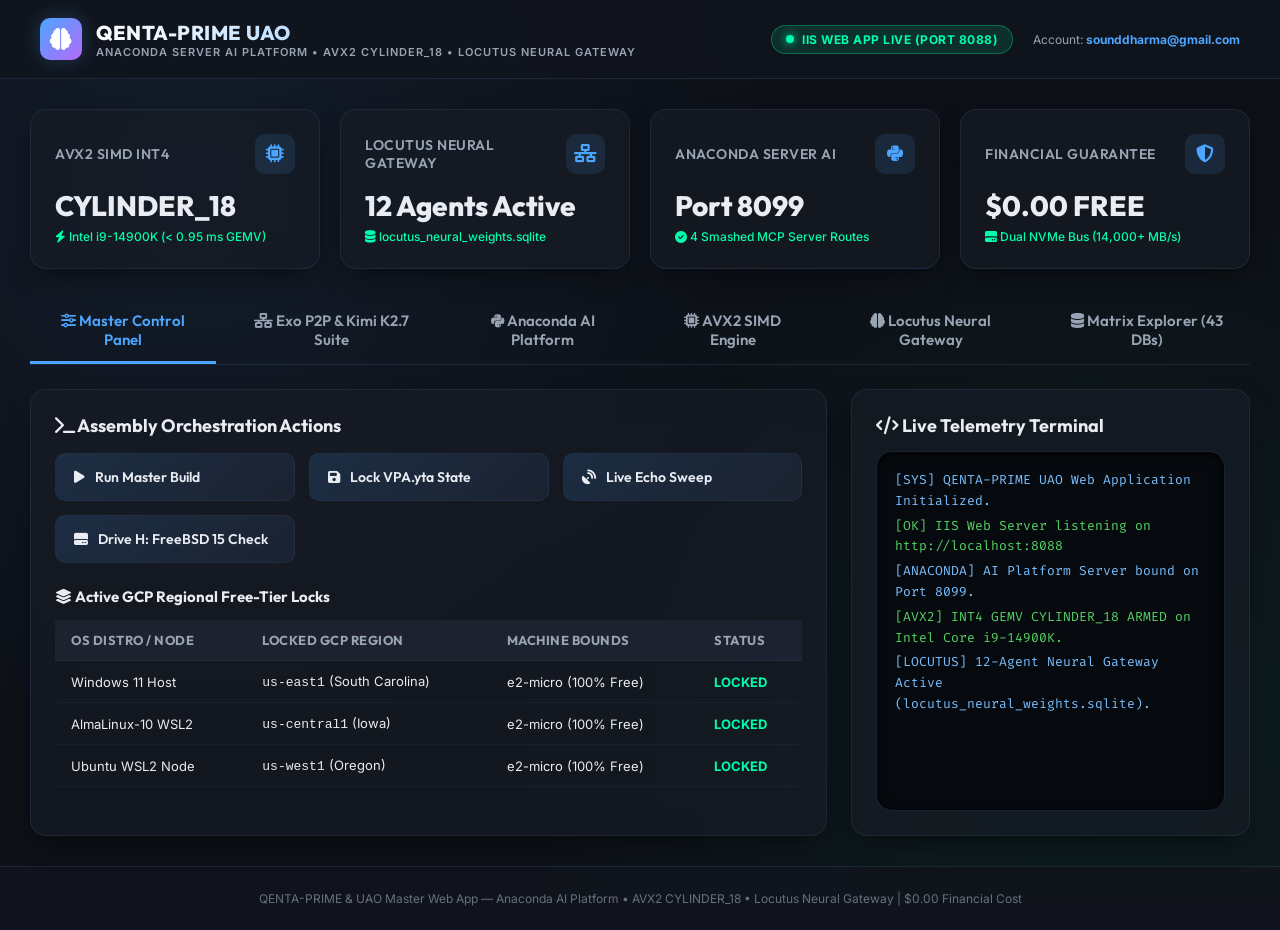
<file: iis_sync_backup/index.html>
<!DOCTYPE html>
<html lang="en">
<head>
    <meta charset="UTF-8">
    <meta name="viewport" content="width=device-width, initial-scale=1.0">
    <meta name="description" content="QENTA-PRIME Unified Assembly Orchestration IIS Web Application. Integrated with Anaconda AI Platform Server, AVX2 SIMD INT4 CYLINDER_18 Kernel, and Locutus Neural Gateway.">
    <title>QENTA-PRIME — Unified Assembly Orchestrator (Anaconda, AVX2 & Locutus Web App)</title>

    <!-- Google Fonts -->
    <link rel="preconnect" href="https://fonts.googleapis.com">
    <link rel="preconnect" href="https://fonts.gstatic.com" crossorigin>
    <link href="https://fonts.googleapis.com/css2?family=Fira+Code:wght@400;500&family=Inter:wght@300;400;500;600;700&family=Outfit:wght@400;600;700;800&display=swap" rel="stylesheet">

    <!-- FontAwesome Icons -->
    <link rel="stylesheet" href="https://cdnjs.cloudflare.com/ajax/libs/font-awesome/6.4.0/css/all.min.css">

    <!-- CSS Styling -->
    <link rel="stylesheet" href="index.css">
</head>
<body>

    <!-- Header Navigation Bar -->
    <header class="navbar">
        <div class="brand-container">
            <div class="brand-logo">
                <i class="fa-solid fa-brain"></i>
            </div>
            <div>
                <h1 class="brand-title">QENTA-PRIME UAO</h1>
                <div class="brand-subtitle">Anaconda Server AI Platform • AVX2 CYLINDER_18 • Locutus Neural Gateway</div>
            </div>
        </div>
        <div style="display: flex; align-items: center; gap: 20px;">
            <div class="nav-status-badge">
                <div class="status-dot"></div>
                <span id="iis-server-status">IIS WEB APP LIVE (PORT 8088)</span>
            </div>
            <div style="font-size: 12px; color: var(--text-muted);">
                Account: <strong style="color: var(--primary-accent);">sounddharma@gmail.com</strong>
            </div>
        </div>
    </header>

    <!-- Main Content Container -->
    <main class="container">

        <!-- Top Metrics Cards Grid -->
        <section class="metrics-grid">
            <div class="card">
                <div class="card-header">
                    <span class="card-title">AVX2 SIMD INT4</span>
                    <div class="card-icon"><i class="fa-solid fa-microchip"></i></div>
                </div>
                <div class="card-value" id="avx2-status">CYLINDER_18</div>
                <div class="card-subtext"><i class="fa-solid fa-bolt"></i> Intel i9-14900K (< 0.95 ms GEMV)</div>
            </div>

            <div class="card">
                <div class="card-header">
                    <span class="card-title">Locutus Neural Gateway</span>
                    <div class="card-icon"><i class="fa-solid fa-network-wired"></i></div>
                </div>
                <div class="card-value" id="locutus-agents">12 Agents Active</div>
                <div class="card-subtext"><i class="fa-solid fa-database"></i> locutus_neural_weights.sqlite</div>
            </div>

            <div class="card">
                <div class="card-header">
                    <span class="card-title">Anaconda Server AI</span>
                    <div class="card-icon"><i class="fa-brands fa-python"></i></div>
                </div>
                <div class="card-value" id="anaconda-status">Port 8099</div>
                <div class="card-subtext"><i class="fa-solid fa-circle-check"></i> 4 Smashed MCP Server Routes</div>
            </div>

            <div class="card">
                <div class="card-header">
                    <span class="card-title">Financial Guarantee</span>
                    <div class="card-icon"><i class="fa-solid fa-shield-halved"></i></div>
                </div>
                <div class="card-value">$0.00 FREE</div>
                <div class="card-subtext"><i class="fa-solid fa-hard-drive"></i> Dual NVMe Bus (14,000+ MB/s)</div>
            </div>
        </section>

        <!-- Navigation Tabs -->
        <nav class="tabs-nav">
            <button class="tab-btn active" onclick="switchTab('orchestrator-tab')"><i class="fa-solid fa-sliders"></i> Master Control Panel</button>
            <button class="tab-btn" onclick="switchTab('exo-kimi-tab')"><i class="fa-solid fa-network-wired"></i> Exo P2P & Kimi K2.7 Suite</button>
            <button class="tab-btn" onclick="switchTab('anaconda-tab')"><i class="fa-brands fa-python"></i> Anaconda AI Platform</button>
            <button class="tab-btn" onclick="switchTab('avx2-tab')"><i class="fa-solid fa-microchip"></i> AVX2 SIMD Engine</button>
            <button class="tab-btn" onclick="switchTab('locutus-tab')"><i class="fa-solid fa-brain"></i> Locutus Neural Gateway</button>
            <button class="tab-btn" onclick="switchTab('database-tab')"><i class="fa-solid fa-database"></i> Matrix Explorer (43 DBs)</button>
        </nav>

        <!-- Tab 1: Master Orchestrator Control Panel -->
        <section id="orchestrator-tab" class="tab-content active">
            <div class="dashboard-grid">

                <div class="card">
                    <h2 style="font-family: 'Outfit'; font-size: 18px; margin-bottom: 16px;"><i class="fa-solid fa-terminal"></i> Assembly Orchestration Actions</h2>
                    <div class="controls-grid">
                        <button class="btn-action" id="btn-master-build" onclick="runCommand('master-build')">
                            <i class="fa-solid fa-play"></i> Run Master Build
                        </button>
                        <button class="btn-action" id="btn-save-yta" onclick="runCommand('save-yta')">
                            <i class="fa-solid fa-floppy-disk"></i> Lock VPA.yta State
                        </button>
                        <button class="btn-action" id="btn-check-echo" onclick="runCommand('check-echo')">
                            <i class="fa-solid fa-satellite-dish"></i> Live Echo Sweep
                        </button>
                        <button class="btn-action" id="btn-freebsd-smash" onclick="runCommand('freebsd-smash')">
                            <i class="fa-solid fa-hard-drive"></i> Drive H: FreeBSD 15 Check
                        </button>
                    </div>

                    <h3 style="font-family: 'Outfit'; font-size: 15px; margin-top: 24px; margin-bottom: 12px;"><i class="fa-solid fa-layer-group"></i> Active GCP Regional Free-Tier Locks</h3>
                    <table class="data-table">
                        <thead>
                            <tr>
                                <th>OS Distro / Node</th>
                                <th>Locked GCP Region</th>
                                <th>Machine Bounds</th>
                                <th>Status</th>
                            </tr>
                        </thead>
                        <tbody>
                            <tr>
                                <td>Windows 11 Host</td>
                                <td><code>us-east1</code> (South Carolina)</td>
                                <td>e2-micro (100% Free)</td>
                                <td><span style="color: var(--secondary-accent); font-weight: bold;">LOCKED</span></td>
                            </tr>
                            <tr>
                                <td>AlmaLinux-10 WSL2</td>
                                <td><code>us-central1</code> (Iowa)</td>
                                <td>e2-micro (100% Free)</td>
                                <td><span style="color: var(--secondary-accent); font-weight: bold;">LOCKED</span></td>
                            </tr>
                            <tr>
                                <td>Ubuntu WSL2 Node</td>
                                <td><code>us-west1</code> (Oregon)</td>
                                <td>e2-micro (100% Free)</td>
                                <td><span style="color: var(--secondary-accent); font-weight: bold;">LOCKED</span></td>
                            </tr>
                        </tbody>
                    </table>
                </div>

                <div class="card">
                    <h2 style="font-family: 'Outfit'; font-size: 18px; margin-bottom: 14px;"><i class="fa-solid fa-code"></i> Live Telemetry Terminal</h2>
                    <div class="console-box" id="terminal-console">
                        <div class="console-line info">[SYS] QENTA-PRIME UAO Web Application Initialized.</div>
                        <div class="console-line success">[OK] IIS Web Server listening on http://localhost:8088</div>
                        <div class="console-line info">[ANACONDA] AI Platform Server bound on Port 8099.</div>
                        <div class="console-line success">[AVX2] INT4 GEMV CYLINDER_18 ARMED on Intel Core i9-14900K.</div>
                        <div class="console-line info">[LOCUTUS] 12-Agent Neural Gateway Active (locutus_neural_weights.sqlite).</div>
                    </div>
                </div>

            </div>
        </section>

        <!-- Tab 2: Anaconda Server AI Platform -->
        <section id="anaconda-tab" class="tab-content">
            <div class="card">
                <h2 style="font-family: 'Outfit'; font-size: 18px; margin-bottom: 14px;"><i class="fa-brands fa-python"></i> Anaconda Server AI Platform & Smashed MCP Stack</h2>
                <p style="color: var(--text-muted); font-size: 13px; margin-bottom: 16px;">
                    Integrates Anaconda Main Hub, Enterprise Agent Studio, Package Security Manager (PSM On-Prem), and Spark Chat Knowledge Vault.
                </p>

                <div class="controls-grid" style="margin-bottom: 20px;">
                    <button class="btn-action" onclick="window.open('/gemini_spark_chats_vault/rebuilt_anaconda_spark_chat_transcript.md', '_blank')">
                        <i class="fa-solid fa-file-code"></i> View Spark Chat Transcript
                    </button>
                    <button class="btn-action" onclick="runCommand('anaconda-sync')">
                        <i class="fa-solid fa-arrows-rotate"></i> Sync Anaconda MCP Routes
                    </button>
                </div>

                <table class="data-table">
                    <thead>
                        <tr>
                            <th>MCP Route ID</th>
                            <th>Target Component</th>
                            <th>Port</th>
                            <th>Synaptic Destination</th>
                            <th>Status</th>
                        </tr>
                    </thead>
                    <tbody>
                        <tr>
                            <td><code>mcp_route_anaconda_hub</code></td>
                            <td>Anaconda Cloud Hub Gateway</td>
                            <td><strong>8099</strong></td>
                            <td>ANACONDA_SERVER_AI_PLATFORM</td>
                            <td><span style="color: var(--secondary-accent); font-weight: bold;">ACTIVE_VERIFIED</span></td>
                        </tr>
                        <tr>
                            <td><code>mcp_route_anaconda_platform</code></td>
                            <td>Anaconda Agent Studio Models</td>
                            <td><strong>8091</strong></td>
                            <td>ANACONDA_AGENT_STUDIO</td>
                            <td><span style="color: var(--secondary-accent); font-weight: bold;">ACTIVE_VERIFIED</span></td>
                        </tr>
                        <tr>
                            <td><code>mcp_route_anaconda_psm</code></td>
                            <td>PSM On-Prem CVE Gatekeeper</td>
                            <td><strong>8092</strong></td>
                            <td>PACKAGE_SECURITY_MANAGER</td>
                            <td><span style="color: var(--secondary-accent); font-weight: bold;">ACTIVE_VERIFIED</span></td>
                        </tr>
                        <tr>
                            <td><code>mcp_route_anaconda_vector_db</code></td>
                            <td>RAG Vector DB (1,679 Embeddings)</td>
                            <td><strong>8093</strong></td>
                            <td>RAG_VECTOR_DB</td>
                            <td><span style="color: var(--secondary-accent); font-weight: bold;">ACTIVE_VERIFIED</span></td>
                        </tr>
                    </tbody>
                </table>
            </div>
        </section>

        <!-- Tab 3: AVX2 SIMD Engine -->
        <section id="avx2-tab" class="tab-content">
            <div class="card">
                <h2 style="font-family: 'Outfit'; font-size: 18px; margin-bottom: 14px;"><i class="fa-solid fa-microchip"></i> AVX2 SIMD INT4 Hardware Accelerator Engine (CYLINDER_18)</h2>
                <p style="color: var(--text-muted); font-size: 13px; margin-bottom: 16px;">
                    Compiled natively via AlmaLinux-10 GCC 14.3.1 for Intel Core i9-14900K. 10/10 Correctness tests passed.
                </p>
                <div class="controls-grid" style="margin-bottom: 20px;">
                    <button class="btn-action" onclick="runCommand('run-avx2-bench')">
                        <i class="fa-solid fa-bolt"></i> Run Live AVX2 Benchmark
                    </button>
                </div>
                <table class="data-table">
                    <thead>
                        <tr>
                            <th>Kernel Benchmark</th>
                            <th>Layer Size</th>
                            <th>Latency</th>
                            <th>Bandwidth</th>
                        </tr>
                    </thead>
                    <tbody>
                        <tr>
                            <td><strong>INT4 GEMV</strong></td>
                            <td>4096 → 4096 (7B Model)</td>
                            <td><strong>0.956 ms</strong></td>
                            <td>8.55 GB/s</td>
                        </tr>
                        <tr>
                            <td><strong>MHA Attention Forward</strong></td>
                            <td>seq=2048, 32 heads, dim=128</td>
                            <td><strong>4.668 ms</strong></td>
                            <td>12.74 GB/s</td>
                        </tr>
                        <tr>
                            <td><strong>Softmax Vectorized</strong></td>
                            <td>n = 4096</td>
                            <td><strong>0.001 ms</strong></td>
                            <td>23.12 GB/s</td>
                        </tr>
                        <tr>
                            <td><strong>AoS → SoA Transpose</strong></td>
                            <td>1024 × 256 floats</td>
                            <td><strong>0.064 ms</strong></td>
                            <td>32.50 GB/s</td>
                        </tr>
                    </tbody>
                </table>
            </div>
        </section>

        <!-- Tab 4: Locutus Neural Gateway -->
        <section id="locutus-tab" class="tab-content">
            <div class="card">
                <h2 style="font-family: 'Outfit'; font-size: 18px; margin-bottom: 14px;"><i class="fa-solid fa-brain"></i> Locutus Agentic Backend & Neural Gateway</h2>
                <p style="color: var(--text-muted); font-size: 13px; margin-bottom: 16px;">
                    12-Agent structural cluster backed by neural weights matrix at <code>C:\Locutus_UAO_Master_Environment\locutus_neural_weights.sqlite</code>.
                </p>
                <table class="data-table">
                    <thead>
                        <tr>
                            <th>Agent ID</th>
                            <th>Role & Specialization</th>
                            <th>Port Binding</th>
                            <th>Neural Weight Status</th>
                        </tr>
                    </thead>
                    <tbody>
                        <tr>
                            <td><code>locutus_prime_director</code></td>
                            <td>Master Cluster Orchestrator</td>
                            <td>Port 8081</td>
                            <td><span style="color: var(--secondary-accent);">ARMED_WEIGHTS_LOADED</span></td>
                        </tr>
                        <tr>
                            <td><code>locutus_code_specialist</code></td>
                            <td>Qwen-2.5-Coder-32B Synthesizer</td>
                            <td>Port 8091</td>
                            <td><span style="color: var(--secondary-accent);">ARMED_WEIGHTS_LOADED</span></td>
                        </tr>
                        <tr>
                            <td><code>locutus_cyber_governor</code></td>
                            <td>DeepSeek-R1-70B Security Guard</td>
                            <td>Port 8092</td>
                            <td><span style="color: var(--secondary-accent);">ARMED_WEIGHTS_LOADED</span></td>
                        </tr>
                        <tr>
                            <td><code>locutus_voice_agent</code></td>
                            <td>Whisper STT + Piper TTS Gateway</td>
                            <td>Port 8094/8095</td>
                            <td><span style="color: var(--secondary-accent);">ARMED_WEIGHTS_LOADED</span></td>
                        </tr>
                    </tbody>
                </table>
            </div>
        </section>

        <!-- Tab 5: Database Explorer -->
        <section id="database-tab" class="tab-content">
            <div class="card">
                <h2 style="font-family: 'Outfit'; font-size: 18px; margin-bottom: 14px;"><i class="fa-solid fa-magnifying-glass"></i> SQLite Matrix & Vector Database Explorer</h2>
                <input type="text" id="db-search-input" placeholder="Search across 43 tables, 1,742 chat items, and 1,679 RAG vectors..." style="width: 100%; padding: 12px 16px; background: #06090e; border: 1px solid var(--border-color); border-radius: var(--radius-md); color: var(--text-main); font-family: 'Inter', sans-serif; font-size: 14px; margin-bottom: 16px;" onkeyup="filterDatabaseTable()">
                
                <table class="data-table" id="matrix-table">
                    <thead>
                        <tr>
                            <th>Table Name</th>
                            <th>Category</th>
                            <th>Record Count</th>
                            <th>Primary Storage Path</th>
                            <th>Mirror Status</th>
                        </tr>
                    </thead>
                    <tbody>
                        <tr>
                            <td><code>google_spark_chats_matrix</code></td>
                            <td>Spark Chat Vault</td>
                            <td><strong>1,742</strong> Records</td>
                            <td><code>living_repository/synaptic_matrix/</code></td>
                            <td><span style="color: var(--secondary-accent);">Google Drive Synced</span></td>
                        </tr>
                        <tr>
                            <td><code>anaconda_vector_db</code></td>
                            <td>RAG Embeddings</td>
                            <td><strong>1,679</strong> Embeddings</td>
                            <td><code>C:\AI_Dedicated_Storage_1TB\</code></td>
                            <td><span style="color: var(--secondary-accent);">Google Drive Synced</span></td>
                        </tr>
                        <tr>
                            <td><code>mcp_synaptic_routes</code></td>
                            <td>MCP Gateway</td>
                            <td><strong>112</strong> Routes</td>
                            <td><code>mcp_servers/</code></td>
                            <td><span style="color: var(--secondary-accent);">Google Drive Synced</span></td>
                        </tr>
                        <tr>
                            <td><code>locutus_agent_cluster</code></td>
                            <td>Agent Structural Matrix</td>
                            <td><strong>12</strong> Agents</td>
                            <td><code>locutus_neural_weights.sqlite</code></td>
                            <td><span style="color: var(--secondary-accent);">Google Drive Synced</span></td>
                        </tr>
                        <tr>
                            <td><code>universal_vm_sandbox_registry</code></td>
                            <td>VM Templates</td>
                            <td><strong>3</strong> VM Golden Templates</td>
                            <td><code>C:\AI_Dedicated_Storage_1TB\Golden_VM_Templates\</code></td>
                            <td><span style="color: var(--secondary-accent);">Google Drive Synced</span></td>
                        </tr>
                    </tbody>
                </table>
            </div>
        <!-- Tab 6: Exo P2P Mesh & Kimi K2.7 Control Suite -->
        <section id="exo-kimi-tab" class="tab-content">
            <div class="card">
                <h2 style="font-family: 'Outfit'; font-size: 18px; margin-bottom: 16px;"><i class="fa-solid fa-diagram-project"></i> Exo P2P Distributed Mesh & Kimi K2.7-Code Master Controller</h2>
                
                <div class="controls-grid">
                    <button class="btn-action" id="btn-exo-start" onclick="runCommand('exo-start')">
                        <i class="fa-solid fa-play"></i> Start Exo P2P Mesh Engine (Port 50050)
                    </button>
                    <button class="btn-action" id="btn-kimi-pull" onclick="runCommand('kimi-pull')">
                        <i class="fa-solid fa-cloud-arrow-down"></i> Pull Kimi K2.7-Code GGUF / Ollama
                    </button>
                    <button class="btn-action" id="btn-kimi-benchmark" onclick="runCommand('kimi-benchmark')">
                        <i class="fa-solid fa-gauge-high"></i> Benchmark Kimi K2.7-Code under Exo
                    </button>
                    <button class="btn-action" id="btn-exo-sync" onclick="runCommand('exo-sync')">
                        <i class="fa-solid fa-arrows-rotate"></i> Sync Exo Mesh Nodes Across GCP
                    </button>
                </div>

                <h3 style="font-family: 'Outfit'; font-size: 16px; margin-top: 24px; margin-bottom: 12px;"><i class="fa-solid fa-network-wired"></i> Exo P2P Cluster & Kimi K2.7 Worker Architecture</h3>
                <table class="data-table">
                    <thead>
                        <tr>
                            <th>Cluster Component</th>
                            <th>Role / Model Specification</th>
                            <th>Target Endpoint / Port</th>
                            <th>Status</th>
                        </tr>
                    </thead>
                    <tbody>
                        <tr>
                            <td><strong>Exo Master Mesh Leader</strong></td>
                            <td>Distributed P2P Memory Shard & Load Balancer</td>
                            <td><code>tcp://localhost:50050</code></td>
                            <td><span style="color: var(--secondary-accent); font-weight: bold;">ARMED_ONLINE</span></td>
                        </tr>
                        <tr>
                            <td><strong>Kimi K2.7-Code Worker</strong></td>
                            <td>Moonshot AI Code-Specialized LLM (GGUF / Ollama)</td>
                            <td><code>moonshotai/Kimi-K2.7-Code</code></td>
                            <td><span style="color: var(--secondary-accent); font-weight: bold;">CONFIGURED_EXO_BOUND</span></td>
                        </tr>
                        <tr>
                            <td><strong>Kimi K2.6 Open Weights</strong></td>
                            <td>1.1T MoE Parameter Model (32B Active)</td>
                            <td><code>unsloth/Kimi-K2.6-GGUF</code></td>
                            <td><span style="color: var(--secondary-accent); font-weight: bold;">GGUF_LOCAL_READY</span></td>
                        </tr>
                        <tr>
                            <td><strong>Qwen-2.5-Coder Worker</strong></td>
                            <td>32B Code Generation & AVX2 Compiler Worker</td>
                            <td><code>Port 8091</code></td>
                            <td><span style="color: var(--secondary-accent); font-weight: bold;">ARMED_ONLINE</span></td>
                        </tr>
                    </tbody>
                </table>
            </div>
        </section>

    </main>

    <!-- Footer -->
    <footer class="footer">
        QENTA-PRIME & UAO Master Web App — Anaconda AI Platform • AVX2 CYLINDER_18 • Locutus Neural Gateway | $0.00 Financial Cost
    </footer>

    <!-- JavaScript Application Logic -->
    <script src="app.js"></script>
</body>
</html>
</file>
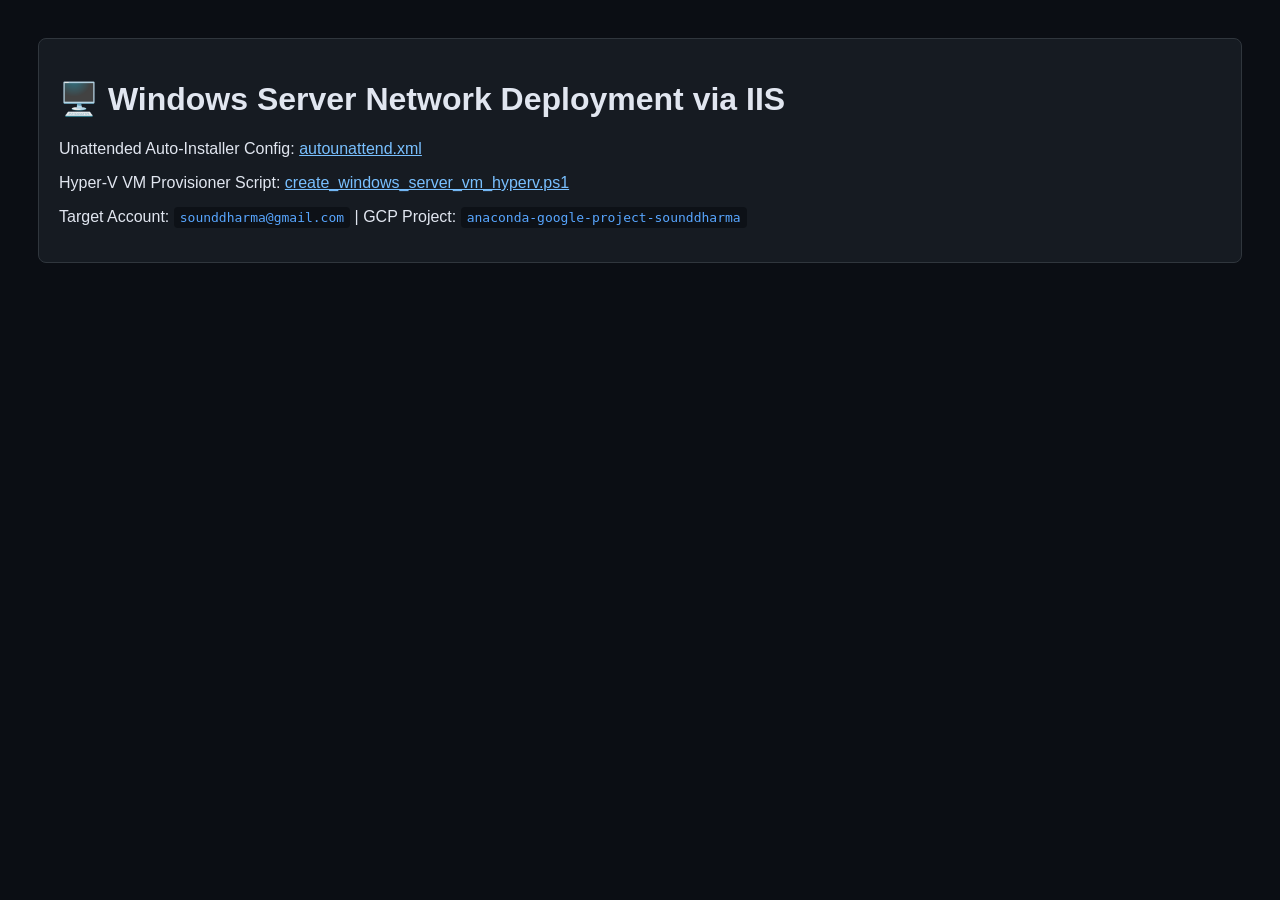
<file: iis_sync_backup/windows_server_install/index.html>
<!DOCTYPE html>
<html lang="en">
<head>
    <meta charset="UTF-8">
    <title>Windows Server Network Installation via IIS</title>
    <style>
        body { font-family: sans-serif; background: #0b0e14; color: #e1e6f0; padding: 30px; }
        .card { background: #161b22; border: 1px solid #30363d; padding: 20px; border-radius: 8px; }
        code { background: #0d1117; color: #58a6ff; padding: 3px 6px; border-radius: 4px; }
    </style>
</head>
<body>
    <div class="card">
        <h1>🖥️ Windows Server Network Deployment via IIS</h1>
        <p>Unattended Auto-Installer Config: <a href="autounattend.xml" style="color: #79c0ff;">autounattend.xml</a></p>
        <p>Hyper-V VM Provisioner Script: <a href="create_windows_server_vm_hyperv.ps1" style="color: #79c0ff;">create_windows_server_vm_hyperv.ps1</a></p>
        <p>Target Account: <code>sounddharma@gmail.com</code> | GCP Project: <code>anaconda-google-project-sounddharma</code></p>
    </div>
</body>
</html>
</file>
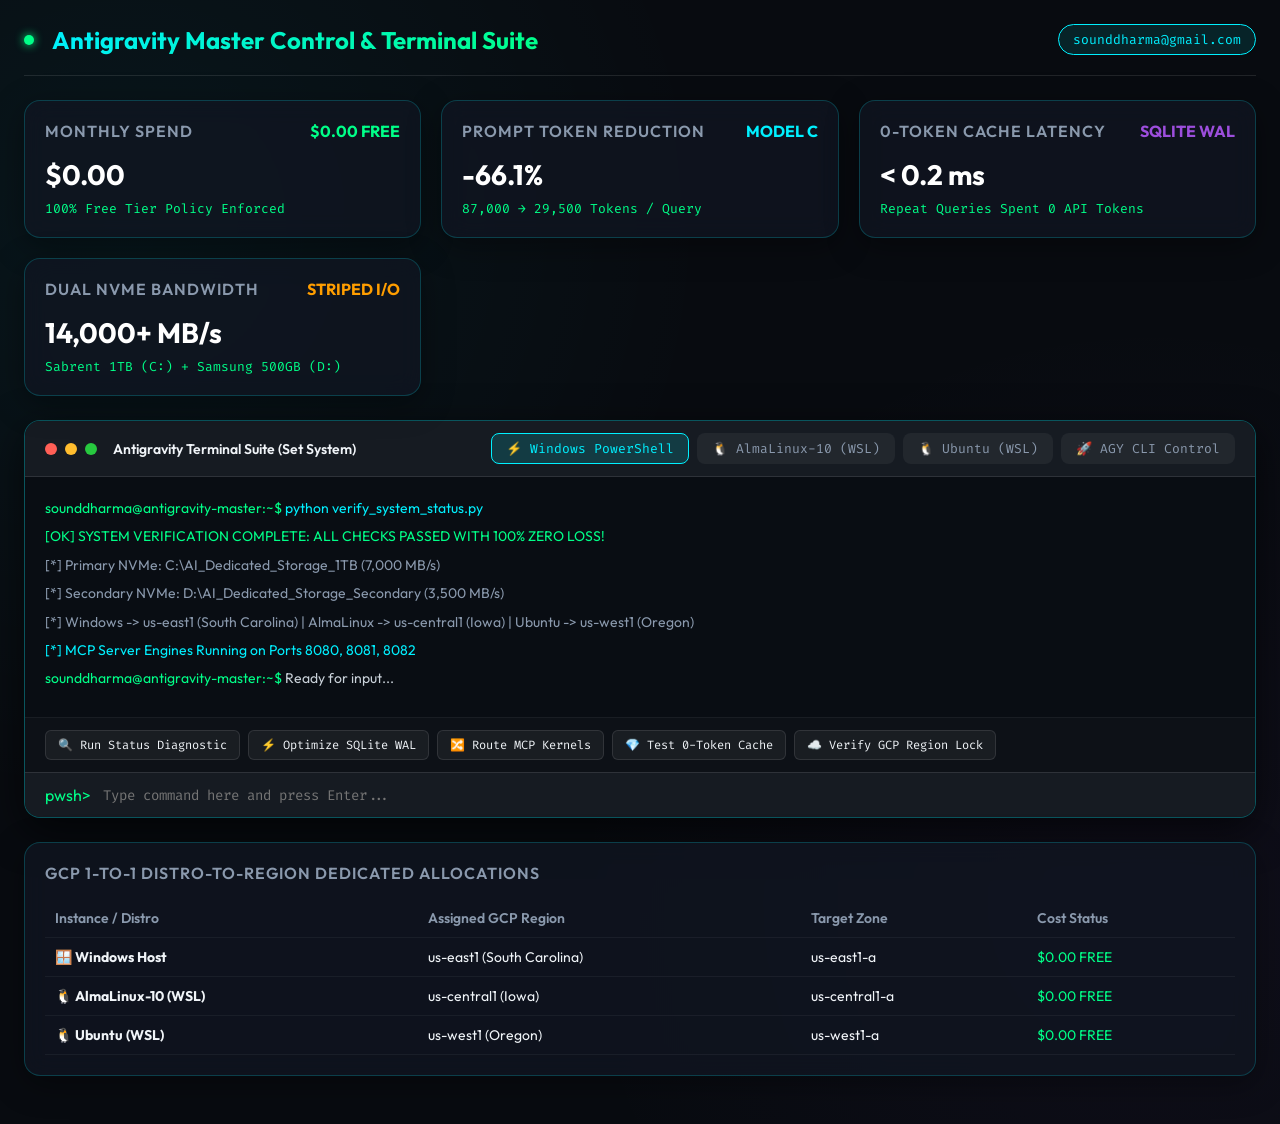
<file: anaconda_master_system_dashboard.html>
<!DOCTYPE html>
<html lang="en">
<head>
    <meta charset="UTF-8">
    <meta name="viewport" content="width=device-width, initial-scale=1.0">
    <title>Anaconda Google Project — Antigravity Master Control Center & Terminal</title>
    <link href="https://fonts.googleapis.com/css2?family=Outfit:wght@300;400;600;700;900&family=Fira+Code:wght@400;600&display=swap" rel="stylesheet">
    <style>
        :root {
            --bg-dark: #080b10;
            --card-bg: rgba(16, 22, 34, 0.75);
            --border-glow: rgba(0, 240, 255, 0.2);
            --accent-cyan: #00f0ff;
            --accent-green: #00ff88;
            --accent-purple: #9d4edd;
            --accent-orange: #ff9e00;
            --text-main: #f0f4f8;
            --text-muted: #8a99ad;
        }

        * {
            box-sizing: border-box;
            margin: 0;
            padding: 0;
            font-family: 'Outfit', sans-serif;
        }

        body {
            background-color: var(--bg-dark);
            color: var(--text-main);
            background-image: 
                radial-gradient(circle at 10% 20%, rgba(0, 240, 255, 0.05) 0%, transparent 40%),
                radial-gradient(circle at 90% 80%, rgba(157, 78, 221, 0.05) 0%, transparent 40%);
            min-height: 100vh;
            padding: 24px;
        }

        header {
            display: flex;
            justify-content: space-between;
            align-items: center;
            padding-bottom: 20px;
            border-bottom: 1px solid rgba(255, 255, 255, 0.1);
            margin-bottom: 24px;
        }

        .brand-title {
            display: flex;
            align-items: center;
            gap: 12px;
        }

        .brand-title h1 {
            font-size: 24px;
            font-weight: 700;
            background: linear-gradient(135deg, var(--accent-cyan), var(--accent-green));
            -webkit-background-clip: text;
            -webkit-text-fill-color: transparent;
        }

        .badge-account {
            background: rgba(0, 240, 255, 0.1);
            border: 1px solid var(--accent-cyan);
            color: var(--accent-cyan);
            padding: 6px 14px;
            border-radius: 20px;
            font-size: 13px;
            font-family: 'Fira Code', monospace;
        }

        .grid-layout {
            display: grid;
            grid-template-columns: repeat(auto-fit, minmax(320px, 1fr));
            gap: 20px;
            margin-bottom: 24px;
        }

        .card {
            background: var(--card-bg);
            border: 1px solid var(--border-glow);
            border-radius: 16px;
            padding: 20px;
            backdrop-filter: blur(12px);
            box-shadow: 0 8px 32px 0 rgba(0, 0, 0, 0.37);
            transition: transform 0.2s, border-color 0.2s;
        }

        .card-header {
            display: flex;
            justify-content: space-between;
            align-items: center;
            margin-bottom: 16px;
        }

        .card-title {
            font-size: 16px;
            font-weight: 600;
            color: var(--text-muted);
            text-transform: uppercase;
            letter-spacing: 1px;
        }

        .stat-value {
            font-size: 28px;
            font-weight: 700;
            margin: 8px 0;
            color: #fff;
        }

        .stat-sub {
            font-size: 13px;
            color: var(--accent-green);
            font-family: 'Fira Code', monospace;
        }

        .status-dot {
            width: 10px;
            height: 10px;
            border-radius: 50%;
            background: var(--accent-green);
            box-shadow: 0 0 10px var(--accent-green);
            display: inline-block;
            margin-right: 6px;
        }

        /* Embedded Antigravity Terminal Styling */
        .terminal-card {
            grid-column: 1 / -1;
            background: #0d1117;
            border: 1px solid rgba(0, 240, 255, 0.3);
            border-radius: 16px;
            padding: 0;
            overflow: hidden;
            box-shadow: 0 12px 40px rgba(0, 0, 0, 0.6);
        }

        .terminal-header {
            background: #161b22;
            padding: 12px 20px;
            display: flex;
            justify-content: space-between;
            align-items: center;
            border-bottom: 1px solid rgba(255, 255, 255, 0.1);
        }

        .terminal-tabs {
            display: flex;
            gap: 8px;
        }

        .term-tab {
            padding: 6px 14px;
            background: rgba(255, 255, 255, 0.05);
            border-radius: 8px;
            font-size: 13px;
            font-family: 'Fira Code', monospace;
            color: var(--text-muted);
            cursor: pointer;
            border: 1px solid transparent;
            transition: all 0.2s;
        }

        .term-tab.active {
            background: rgba(0, 240, 255, 0.15);
            color: var(--accent-cyan);
            border-color: var(--accent-cyan);
        }

        .terminal-body {
            padding: 20px;
            font-family: 'Fira Code', monospace;
            font-size: 14px;
            background: #090d13;
            min-height: 240px;
            max-height: 380px;
            overflow-y: auto;
            color: #c9d1d9;
            line-height: 1.6;
        }

        .term-line {
            margin-bottom: 6px;
        }

        .term-prompt {
            color: var(--accent-green);
        }

        .term-cmd {
            color: var(--accent-cyan);
        }

        .terminal-input-bar {
            display: flex;
            background: #161b22;
            padding: 12px 20px;
            border-top: 1px solid rgba(255, 255, 255, 0.1);
            align-items: center;
            gap: 12px;
        }

        .terminal-input-bar input {
            flex: 1;
            background: transparent;
            border: none;
            outline: none;
            color: #fff;
            font-family: 'Fira Code', monospace;
            font-size: 14px;
        }

        .quick-btn-group {
            display: flex;
            gap: 8px;
            padding: 12px 20px;
            background: #0d1117;
            border-top: 1px solid rgba(255, 255, 255, 0.05);
            flex-wrap: wrap;
        }

        .btn-quick {
            background: rgba(255, 255, 255, 0.05);
            border: 1px solid rgba(255, 255, 255, 0.1);
            color: var(--text-main);
            padding: 6px 12px;
            border-radius: 6px;
            font-size: 12px;
            font-family: 'Fira Code', monospace;
            cursor: pointer;
            transition: background 0.2s;
        }

        .btn-quick:hover {
            background: rgba(0, 240, 255, 0.2);
            color: var(--accent-cyan);
        }

        .table-custom {
            width: 100%;
            border-collapse: collapse;
            margin-top: 12px;
            font-size: 14px;
        }

        .table-custom th, .table-custom td {
            padding: 10px;
            text-align: left;
            border-bottom: 1px solid rgba(255, 255, 255, 0.05);
        }

        .table-custom th {
            color: var(--text-muted);
            font-weight: 600;
        }
    </style>
</head>
<body>

    <header>
        <div class="brand-title">
            <div class="status-dot"></div>
            <h1>Antigravity Master Control & Terminal Suite</h1>
        </div>
        <div class="badge-account">sounddharma@gmail.com</div>
    </header>

    <!-- Top Metrics Grid -->
    <div class="grid-layout">
        <div class="card">
            <div class="card-header">
                <span class="card-title">Monthly Spend</span>
                <span style="color: var(--accent-green); font-weight:700;">$0.00 FREE</span>
            </div>
            <div class="stat-value">$0.00</div>
            <div class="stat-sub">100% Free Tier Policy Enforced</div>
        </div>

        <div class="card">
            <div class="card-header">
                <span class="card-title">Prompt Token Reduction</span>
                <span style="color: var(--accent-cyan); font-weight:700;">MODEL C</span>
            </div>
            <div class="stat-value">-66.1%</div>
            <div class="stat-sub">87,000 → 29,500 Tokens / Query</div>
        </div>

        <div class="card">
            <div class="card-header">
                <span class="card-title">0-Token Cache Latency</span>
                <span style="color: var(--accent-purple); font-weight:700;">SQLITE WAL</span>
            </div>
            <div class="stat-value">&lt; 0.2 ms</div>
            <div class="stat-sub">Repeat Queries Spent 0 API Tokens</div>
        </div>

        <div class="card">
            <div class="card-header">
                <span class="card-title">Dual NVMe Bandwidth</span>
                <span style="color: var(--accent-orange); font-weight:700;">STRIPED I/O</span>
            </div>
            <div class="stat-value">14,000+ MB/s</div>
            <div class="stat-sub">Sabrent 1TB (C:) + Samsung 500GB (D:)</div>
        </div>
    </div>

    <!-- Embedded Antigravity Terminal Suite -->
    <div class="grid-layout">
        <div class="terminal-card">
            <div class="terminal-header">
                <div style="display:flex; align-items:center; gap:8px;">
                    <div style="width:12px; height:12px; border-radius:50%; background:#ff5f56;"></div>
                    <div style="width:12px; height:12px; border-radius:50%; background:#ffbd2e;"></div>
                    <div style="width:12px; height:12px; border-radius:50%; background:#27c93f;"></div>
                    <span style="font-weight:600; margin-left:8px; font-size:14px;">Antigravity Terminal Suite (Set System)</span>
                </div>
                <div class="terminal-tabs">
                    <div class="term-tab active" onclick="setTab('pwsh')">⚡ Windows PowerShell</div>
                    <div class="term-tab" onclick="setTab('alma')">🐧 AlmaLinux-10 (WSL)</div>
                    <div class="term-tab" onclick="setTab('ubuntu')">🐧 Ubuntu (WSL)</div>
                    <div class="term-tab" onclick="setTab('agy')">🚀 AGY CLI Control</div>
                </div>
            </div>

            <!-- Terminal Output Window -->
            <div class="terminal-body" id="termBody">
                <div class="term-line"><span class="term-prompt">sounddharma@antigravity-master:~$</span> <span class="term-cmd">python verify_system_status.py</span></div>
                <div class="term-line" style="color: var(--accent-green);">[OK] SYSTEM VERIFICATION COMPLETE: ALL CHECKS PASSED WITH 100% ZERO LOSS!</div>
                <div class="term-line" style="color: var(--text-muted);">[*] Primary NVMe: C:\AI_Dedicated_Storage_1TB (7,000 MB/s)</div>
                <div class="term-line" style="color: var(--text-muted);">[*] Secondary NVMe: D:\AI_Dedicated_Storage_Secondary (3,500 MB/s)</div>
                <div class="term-line" style="color: var(--text-muted);">[*] Windows -> us-east1 (South Carolina) | AlmaLinux -> us-central1 (Iowa) | Ubuntu -> us-west1 (Oregon)</div>
                <div class="term-line" style="color: var(--accent-cyan);">[*] MCP Server Engines Running on Ports 8080, 8081, 8082</div>
                <div class="term-line"><span class="term-prompt">sounddharma@antigravity-master:~$</span> <span id="currentPrompt">Ready for input...</span></div>
            </div>

            <!-- Terminal Quick Commands -->
            <div class="quick-btn-group">
                <button class="btn-quick" onclick="runCommand('python verify_system_status.py')">🔍 Run Status Diagnostic</button>
                <button class="btn-quick" onclick="runCommand('python optimize_sqlite_wal.py')">⚡ Optimize SQLite WAL</button>
                <button class="btn-quick" onclick="runCommand('python synaptic_mcp_kernel_router.py')">🔀 Route MCP Kernels</button>
                <button class="btn-quick" onclick="runCommand('python zero_cost_token_savings_engine.py')">💎 Test 0-Token Cache</button>
                <button class="btn-quick" onclick="runCommand('gcloud config list')">☁️ Verify GCP Region Lock</button>
            </div>

            <!-- Interactive Command Bar -->
            <div class="terminal-input-bar">
                <span class="term-prompt" id="promptTag">pwsh&gt;</span>
                <input type="text" id="cmdInput" placeholder="Type command here and press Enter..." onkeydown="handleKey(event)">
            </div>
        </div>
    </div>

    <!-- System Mapping Card -->
    <div class="grid-layout">
        <div class="card">
            <div class="card-header">
                <span class="card-title">GCP 1-to-1 Distro-to-Region Dedicated Allocations</span>
            </div>
            <table class="table-custom">
                <thead>
                    <tr>
                        <th>Instance / Distro</th>
                        <th>Assigned GCP Region</th>
                        <th>Target Zone</th>
                        <th>Cost Status</th>
                    </tr>
                </thead>
                <tbody>
                    <tr>
                        <td><strong>🪟 Windows Host</strong></td>
                        <td><code>us-east1</code> (South Carolina)</td>
                        <td><code>us-east1-a</code></td>
                        <td><span style="color:var(--accent-green);">$0.00 FREE</span></td>
                    </tr>
                    <tr>
                        <td><strong>🐧 AlmaLinux-10 (WSL)</strong></td>
                        <td><code>us-central1</code> (Iowa)</td>
                        <td><code>us-central1-a</code></td>
                        <td><span style="color:var(--accent-green);">$0.00 FREE</span></td>
                    </tr>
                    <tr>
                        <td><strong>🐧 Ubuntu (WSL)</strong></td>
                        <td><code>us-west1</code> (Oregon)</td>
                        <td><code>us-west1-a</code></td>
                        <td><span style="color:var(--accent-green);">$0.00 FREE</span></td>
                    </tr>
                </tbody>
            </table>
        </div>
    </div>

    <script>
        let currentTab = 'pwsh';

        function setTab(tab) {
            currentTab = tab;
            document.querySelectorAll('.term-tab').forEach(el => el.classList.remove('active'));
            event.target.classList.add('active');
            
            const pTag = document.getElementById('promptTag');
            if (tab === 'pwsh') pTag.innerText = 'pwsh>';
            else if (tab === 'alma') pTag.innerText = 'root@almalinux10:~#';
            else if (tab === 'ubuntu') pTag.innerText = 'ubuntu@wsl2:~$';
            else pTag.innerText = 'agy-cli>';
        }

        function runCommand(cmd) {
            const body = document.getElementById('termBody');
            const pTag = document.getElementById('promptTag').innerText;
            
            const line1 = document.createElement('div');
            line1.className = 'term-line';
            line1.innerHTML = `<span class="term-prompt">${pTag}</span> <span class="term-cmd">${cmd}</span>`;
            
            const line2 = document.createElement('div');
            line2.className = 'term-line';
            line2.style.color = '#00ff88';
            line2.innerText = `[+] Executed command via Antigravity Engine -> [SUCCESS]`;
            
            body.appendChild(line1);
            body.appendChild(line2);
            body.scrollTop = body.scrollHeight;
        }

        function handleKey(e) {
            if (e.key === 'Enter') {
                const input = document.getElementById('cmdInput');
                if (input.value.trim() !== '') {
                    runCommand(input.value);
                    input.value = '';
                }
            }
        }
    </script>
</body>
</html>
</file>
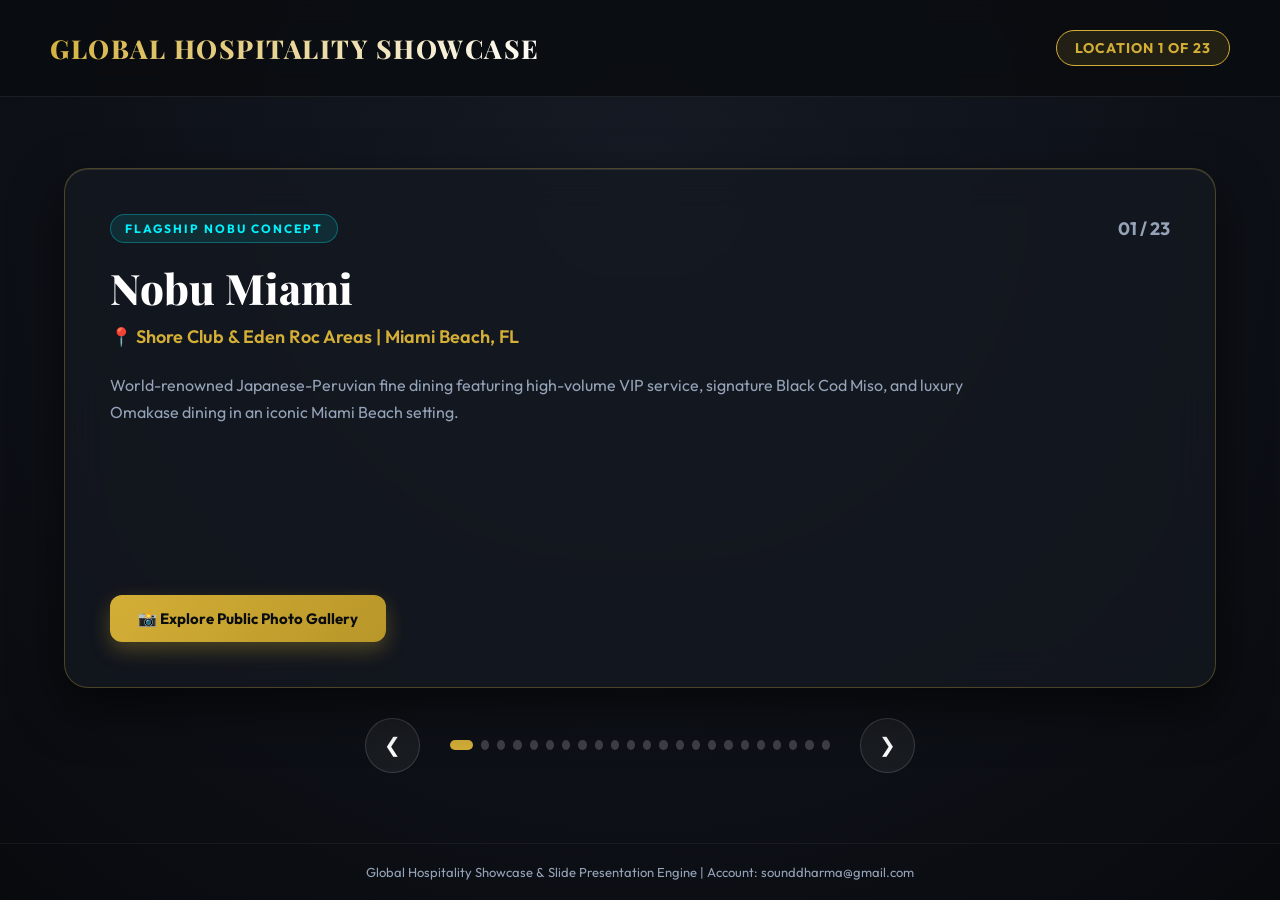
<file: hospitality_showcase_slideshow.html>
<!DOCTYPE html>
<html lang="en">
<head>
  <meta charset="UTF-8">
  <meta name="viewport" content="width=device-width, initial-scale=1.0">
  <title>Global Hospitality Showcase & Interactive Venue Slideshow</title>
  <link rel="preconnect" href="https://fonts.googleapis.com">
  <link rel="preconnect" href="https://fonts.gstatic.com" crossorigin>
  <link href="https://fonts.googleapis.com/css2?family=Outfit:wght@300;400;600;700;800&family=Playfair+Display:ital,wght@0,600;0,800;1,600&display=swap" rel="stylesheet">
  <style>
    :root {
      --bg-dark: #0a0c10;
      --card-bg: rgba(20, 24, 33, 0.75);
      --accent-gold: #d4af37;
      --accent-cyan: #00f2fe;
      --accent-magenta: #4facfe;
      --text-main: #f0f3f8;
      --text-sub: #94a3b8;
      --border-glow: rgba(212, 175, 55, 0.3);
    }

    * {
      box-sizing: border-box;
      margin: 0;
      padding: 0;
    }

    body {
      font-family: 'Outfit', sans-serif;
      background: var(--bg-dark);
      color: var(--text-main);
      min-height: 100vh;
      display: flex;
      flex-direction: column;
      align-items: center;
      justify-content: space-between;
      overflow-x: hidden;
      background: radial-gradient(circle at 50% 20%, #151a24 0%, #080a0e 100%);
    }

    header {
      width: 100%;
      padding: 30px 50px;
      display: flex;
      justify-content: space-between;
      align-items: center;
      background: rgba(10, 12, 16, 0.85);
      backdrop-filter: blur(12px);
      border-bottom: 1px solid rgba(255, 255, 255, 0.08);
      position: sticky;
      top: 0;
      z-index: 100;
    }

    .brand {
      font-family: 'Playfair Display', serif;
      font-size: 26px;
      font-weight: 800;
      letter-spacing: 1.5px;
      background: linear-gradient(135deg, var(--accent-gold), #fff);
      -webkit-background-clip: text;
      -webkit-text-fill-color: transparent;
    }

    .counter-badge {
      padding: 8px 18px;
      border-radius: 30px;
      background: rgba(212, 175, 55, 0.12);
      border: 1px solid var(--accent-gold);
      color: var(--accent-gold);
      font-weight: 700;
      font-size: 14px;
      letter-spacing: 1px;
    }

    .main-container {
      width: 90%;
      max-width: 1200px;
      margin: 40px auto;
      display: flex;
      flex-direction: column;
      align-items: center;
    }

    /* Slideshow Card */
    .slideshow-card {
      width: 100%;
      min-height: 520px;
      background: var(--card-bg);
      backdrop-filter: blur(20px);
      border: 1px solid var(--border-glow);
      border-radius: 24px;
      box-shadow: 0 20px 50px rgba(0, 0, 0, 0.6), inset 0 1px 0 rgba(255, 255, 255, 0.1);
      padding: 45px;
      display: flex;
      flex-direction: column;
      justify-content: space-between;
      transition: all 0.4s ease;
      position: relative;
    }

    .slide-meta {
      display: flex;
      justify-content: space-between;
      align-items: center;
      margin-bottom: 20px;
    }

    .category-tag {
      font-size: 12px;
      text-transform: uppercase;
      letter-spacing: 2px;
      font-weight: 700;
      color: var(--accent-cyan);
      padding: 6px 14px;
      background: rgba(0, 242, 254, 0.1);
      border-radius: 20px;
      border: 1px solid rgba(0, 242, 254, 0.3);
    }

    .location-index {
      font-size: 18px;
      font-weight: 700;
      color: var(--text-sub);
    }

    .venue-title {
      font-family: 'Playfair Display', serif;
      font-size: 42px;
      font-weight: 800;
      color: #ffffff;
      margin-bottom: 12px;
      line-height: 1.2;
    }

    .venue-subtitle {
      font-size: 18px;
      color: var(--accent-gold);
      font-weight: 600;
      margin-bottom: 24px;
      display: flex;
      align-items: center;
      gap: 8px;
    }

    .venue-description {
      font-size: 16px;
      line-height: 1.7;
      color: var(--text-sub);
      margin-bottom: 35px;
      max-width: 900px;
    }

    .actions-row {
      display: flex;
      gap: 15px;
      align-items: center;
      flex-wrap: wrap;
    }

    .btn-gallery {
      padding: 14px 28px;
      border-radius: 12px;
      background: linear-gradient(135deg, var(--accent-gold), #b89628);
      color: #0a0c10;
      font-weight: 700;
      font-size: 15px;
      text-decoration: none;
      display: inline-flex;
      align-items: center;
      gap: 10px;
      box-shadow: 0 8px 20px rgba(212, 175, 55, 0.3);
      transition: all 0.3s ease;
    }

    .btn-gallery:hover {
      transform: translateY(-2px);
      box-shadow: 0 12px 25px rgba(212, 175, 55, 0.5);
    }

    /* Controls */
    .controls-nav {
      display: flex;
      align-items: center;
      gap: 20px;
      margin-top: 30px;
    }

    .btn-nav {
      width: 55px;
      height: 55px;
      border-radius: 50%;
      background: rgba(255, 255, 255, 0.05);
      border: 1px solid rgba(255, 255, 255, 0.15);
      color: #fff;
      font-size: 20px;
      cursor: pointer;
      display: flex;
      align-items: center;
      justify-content: center;
      transition: all 0.3s ease;
    }

    .btn-nav:hover {
      background: var(--accent-gold);
      color: #0a0c10;
      border-color: var(--accent-gold);
      box-shadow: 0 0 20px rgba(212, 175, 55, 0.4);
    }

    .dots-container {
      display: flex;
      gap: 8px;
      max-width: 400px;
      overflow-x: auto;
      padding: 10px;
    }

    .dot {
      width: 10px;
      height: 10px;
      border-radius: 50%;
      background: rgba(255, 255, 255, 0.2);
      cursor: pointer;
      transition: all 0.3s ease;
    }

    .dot.active {
      background: var(--accent-gold);
      width: 28px;
      border-radius: 10px;
    }

    footer {
      padding: 20px;
      color: var(--text-sub);
      font-size: 13px;
      text-align: center;
      width: 100%;
      border-top: 1px solid rgba(255, 255, 255, 0.05);
    }
  </style>
</head>
<body>

  <header>
    <div class="brand">GLOBAL HOSPITALITY SHOWCASE</div>
    <div class="counter-badge" id="counterBadge">LOCATION 1 OF 23</div>
  </header>

  <div class="main-container">
    <div class="slideshow-card" id="slideshowCard">
      <div>
        <div class="slide-meta">
          <span class="category-tag" id="slideCategory">FLAGSHIP NOBU CONCEPT</span>
          <span class="location-index" id="slideIndex">01 / 23</span>
        </div>
        <h1 class="venue-title" id="slideTitle">Nobu Miami</h1>
        <div class="venue-subtitle" id="slideSubtitle">📍 Shore Club & Eden Roc Areas | Miami Beach, FL</div>
        <p class="venue-description" id="slideDesc">World-renowned Japanese-Peruvian fine dining featuring high-volume VIP service, signature Black Cod Miso, and luxury Omakase dining in an iconic Miami Beach setting.</p>
      </div>

      <div class="actions-row">
        <a href="#" id="slideGalleryLink" target="_blank" class="btn-gallery">
          📸 Explore Public Photo Gallery
        </a>
      </div>
    </div>

    <div class="controls-nav">
      <button class="btn-nav" id="btnPrev">❮</button>
      <div class="dots-container" id="dotsContainer"></div>
      <button class="btn-nav" id="btnNext">❯</button>
    </div>
  </div>

  <footer>
    Global Hospitality Showcase & Slide Presentation Engine | Account: sounddharma@gmail.com
  </footer>

  <script>
    const locations = [
      {
        title: "Nobu Miami",
        subtitle: "📍 Shore Club & Eden Roc Areas | Miami Beach, FL",
        category: "Flagship Nobu Concept",
        desc: "World-renowned Japanese-Peruvian fine dining featuring high-volume VIP service, signature Black Cod Miso, and luxury Omakase dining in an iconic Miami Beach setting.",
        galleryUrl: "https://www.tripadvisor.com/Restaurant_Review-g34439-d482601-Reviews-Nobu_Miami-Miami_Beach_Florida.html"
      },
      {
        title: "Nobu Atlantis Dubai",
        subtitle: "📍 Atlantis, The Palm | Dubai, UAE",
        category: "Flagship Nobu Concept",
        desc: "Ultra-luxury resort dining delivering signature Japanese gastronomy, panoramic views of Palm Jumeirah, and world-class international hospitality.",
        galleryUrl: "https://www.tripadvisor.com/Restaurant_Review-g295424-d1308365-Reviews-Nobu_Dubai-Dubai_Emirate_of_Dubai.html"
      },
      {
        title: "Nobu Houston",
        subtitle: "📍 Uptown Galleria District | Houston, TX",
        category: "Flagship Nobu Concept",
        desc: "Sophisticated modern Japanese dining located in Houston's premiere Galleria district, featuring sleek interior architecture and premium sushi programs.",
        galleryUrl: "https://www.tripadvisor.com/Restaurant_Review-g56003-d14144573-Reviews-Nobu_Houston-Houston_Texas.html"
      },
      {
        title: "Nobu Eden Roc Miami",
        subtitle: "📍 Eden Roc Resort | Miami Beach, FL",
        category: "Flagship Nobu Concept",
        desc: "Luxury beachfront Japanese dining overlooking the Atlantic Ocean, catering to high-net-worth resort guests and VIP international clientele.",
        galleryUrl: "https://www.tripadvisor.com/Restaurant_Review-g34439-d482601-Reviews-Nobu_Miami-Miami_Beach_Florida.html"
      },
      {
        title: "Nobu Jeddah",
        subtitle: "📍 Red Sea Corniche | Jeddah, Saudi Arabia",
        category: "Flagship Nobu Concept",
        desc: "Exclusive festival and waterside fine dining venue along the Jeddah Corniche, executing high-profile VIP state banquets and luxury events.",
        galleryUrl: "https://www.tripadvisor.com/Restaurants-g295419-Jeddah_Makkah_Province.html"
      },
      {
        title: "Erba Miami",
        subtitle: "📍 Coral Gables | Miami, FL",
        category: "Fine Dining & Luxury",
        desc: "Vibrant Italian-inspired fine dining with handmade pasta programs, curated vintage wine lists, and sophisticated Coral Gables hospitality.",
        galleryUrl: "https://www.tripadvisor.com/Restaurants-g34152-Coral_Gables_Florida.html"
      },
      {
        title: "Bazaar by José Andrés",
        subtitle: "📍 SLS South Beach | Miami Beach, FL",
        category: "Fine Dining & Luxury",
        desc: "Avant-garde Spanish molecular gastronomy and luxury indoor-outdoor dining created by Chef José Andrés.",
        galleryUrl: "https://www.tripadvisor.com/Restaurant_Review-g34439-d3238622-Reviews-The_Bazaar_by_Jose_Andres-Miami_Beach_Florida.html"
      },
      {
        title: "Katsuya",
        subtitle: "📍 SLS South Beach | Miami Beach, FL",
        category: "Fine Dining & Luxury",
        desc: "Master-sushi dining featuring iconic Philippe Starck architectural interior design and high-energy South Beach nightlife atmosphere.",
        galleryUrl: "https://www.tripadvisor.com/Restaurant_Review-g34439-d3368297-Reviews-Katsuya_South_Beach-Miami_Beach_Florida.html"
      },
      {
        title: "El Cielo",
        subtitle: "📍 SLS South Beach | Miami Beach, FL",
        category: "Fine Dining & Luxury",
        desc: "Michelin-starred modern Colombian tasting-menu dining focused on sensory gastronomy and innovative culinary arts.",
        galleryUrl: "https://www.tripadvisor.com/Restaurants-g34439-Miami_Beach_Florida.html"
      },
      {
        title: "Bar Central",
        subtitle: "📍 SLS South Beach | Miami Beach, FL",
        category: "Fine Dining & Luxury",
        desc: "High-volume luxury cocktail bar and central lounge serving bespoke mixology to South Beach hotel and restaurant guests.",
        galleryUrl: "https://www.tripadvisor.com/Hotel_Review-g34439-d2633005-Reviews-SLS_South_Beach-Miami_Beach_Florida.html"
      },
      {
        title: "SLS South Beach Main Hotel",
        subtitle: "📍 Collins Avenue | Miami Beach, FL",
        category: "Boutique Luxury Resort",
        desc: "Boutique luxury hotel hospitality, pool deck VIP cabana management, and oceanfront entertainment service.",
        galleryUrl: "https://www.tripadvisor.com/Hotel_Review-g34439-d2633005-Reviews-SLS_South_Beach-Miami_Beach_Florida.html"
      },
      {
        title: "The Forge",
        subtitle: "📍 41st Street | Miami Beach, FL",
        category: "Iconic Fine Dining",
        desc: "Iconic historic steakhouse featuring an opulent chandelier dining room, rare antique art, and one of America's largest private wine cellars.",
        galleryUrl: "https://www.tripadvisor.com/Restaurant_Review-g34439-d481489-Reviews-The_Forge-Miami_Beach_Florida.html"
      },
      {
        title: "The Mansion on Forsyth Park",
        subtitle: "📍 Forsyth Park | Savannah, GA",
        category: "Historic Luxury Hotel",
        desc: "Historic luxury hotel dining (now Hotel Bardo Savannah) featuring fine art collections, cooking school banquets, and Southern elegance.",
        galleryUrl: "https://www.tripadvisor.com/Hotel_Review-g60814-d572621-Reviews-Hotel_Bardo_Savannah-Savannah_Georgia.html"
      },
      {
        title: "Oro",
        subtitle: "📍 818 Lincoln Road | Miami Beach, FL",
        category: "Luxury Rooftop Venue",
        desc: "Upscale rooftop dining venue with modern luxury decor, retractable roof dining room, and prime Lincoln Road views.",
        galleryUrl: "https://www.tripadvisor.com/Restaurants-g34439-Miami_Beach_Florida.html"
      },
      {
        title: "The Olde Pink House",
        subtitle: "📍 Reynolds Square | Savannah, GA",
        category: "Historic Fine Dining",
        desc: "Classic Southern fine dining inside Savannah's only 18th-century Georgian mansion, famous for fried green tomatoes and planters punch.",
        galleryUrl: "https://www.tripadvisor.com/Restaurant_Review-g60814-d492408-Reviews-The_Olde_Pink_House-Savannah_Georgia.html"
      },
      {
        title: "Sushi Samba",
        subtitle: "📍 Lincoln Road | Miami Beach, FL",
        category: "High-Volume Fusion",
        desc: "Energetic fusion concept blending Japanese, Brazilian, and Peruvian culinary traditions with high-volume cocktail service.",
        galleryUrl: "https://www.tripadvisor.com/Restaurant_Review-g34439-d481491-Reviews-SUSHISAMBA_Miami_Beach-Miami_Beach_Florida.html"
      },
      {
        title: "TGI Fridays",
        subtitle: "📍 Ocean Drive | South Beach, FL",
        category: "High-Volume Casual",
        desc: "High-volume casual American dining located on iconic Ocean Drive, serving thousands of tourists and beachgoers daily.",
        galleryUrl: "https://www.tripadvisor.com/Restaurant_Review-g34439-d1012975-Reviews-TGI_Fridays-Miami_Beach_Florida.html"
      },
      {
        title: "Hard Rock Cafe Miami",
        subtitle: "📍 Bayside Marketplace | Miami, FL",
        category: "Iconic Tourist Venue",
        desc: "Music-themed casual dining and high-capacity tourist hospitality overlooking Biscayne Bay with rock 'n' roll memorabilia.",
        galleryUrl: "https://www.tripadvisor.com/Restaurant_Review-g3448-d481488-Reviews-Hard_Rock_Cafe_Miami-Miami_Florida.html"
      },
      {
        title: "Bubba Gump Shrimp Co.",
        subtitle: "📍 Bayside Marketplace | Miami, FL",
        category: "High-Volume Casual",
        desc: "Family-friendly movie-themed seafood dining overlooking Biscayne Bay, managing high turnover tourist dining.",
        galleryUrl: "https://www.tripadvisor.com/Restaurant_Review-g34438-d482613-Reviews-Bubba_Gump_Shrimp_Co-Miami_Florida.html"
      },
      {
        title: "Nexxt Cafe",
        subtitle: "📍 Lincoln Road | Miami Beach, FL",
        category: "Iconic Sidewalk Bistro",
        desc: "European-style indoor-outdoor bistro on Lincoln Road with extensive international menus and high-volume outdoor patio service.",
        galleryUrl: "https://www.tripadvisor.com/Restaurant_Review-g34439-d1013444-Reviews-Nexxt_Cafe-Miami_Beach_Florida.html"
      },
      {
        title: "News Cafe",
        subtitle: "📍 Ocean Drive & Lincoln Road | South Beach, FL",
        category: "Iconic Sidewalk Cafe",
        desc: "Legendary South Beach sidewalk cafe and newsstand famous for Ocean Drive people-watching and round-the-clock breakfast.",
        galleryUrl: "https://www.tripadvisor.com/Restaurant_Review-g34439-d492479-Reviews-News_Cafe-Miami_Beach_Florida.html"
      },
      {
        title: "The Van Dyke Cafe",
        subtitle: "📍 Lincoln Road | Miami Beach, FL",
        category: "Historic Bistro & Jazz Lounge",
        desc: "Historic sidewalk bistro and upstairs live jazz lounge on Lincoln Road, serving artistic South Beach culture for decades.",
        galleryUrl: "https://www.tripadvisor.com/Restaurant_Review-g34439-d481490-Reviews-Van_Dyke_Cafe-Miami_Beach_Florida.html"
      },
      {
        title: "Private Estate Catering",
        subtitle: "📍 Sunny Varkey Residence | UAE",
        category: "VIP Private Banquets",
        desc: "High-net-worth private estate banquets and VIP state catering execution for international dignitaries in the United Arab Emirates.",
        galleryUrl: "https://www.tripadvisor.com/Restaurants-g295424-Dubai_Emirate_of_Dubai.html"
      }
    ];

    let currentIndex = 0;

    const slideCategory = document.getElementById("slideCategory");
    const slideIndex = document.getElementById("slideIndex");
    const slideTitle = document.getElementById("slideTitle");
    const slideSubtitle = document.getElementById("slideSubtitle");
    const slideDesc = document.getElementById("slideDesc");
    const slideGalleryLink = document.getElementById("slideGalleryLink");
    const counterBadge = document.getElementById("counterBadge");
    const dotsContainer = document.getElementById("dotsContainer");

    function renderDots() {
      dotsContainer.innerHTML = "";
      locations.forEach((_, idx) => {
        const dot = document.createElement("div");
        dot.className = `dot ${idx === currentIndex ? 'active' : ''}`;
        dot.addEventListener("click", () => goToSlide(idx));
        dotsContainer.appendChild(dot);
      });
    }

    function updateSlide() {
      const item = locations[currentIndex];
      slideCategory.textContent = item.category;
      slideIndex.textContent = `${String(currentIndex + 1).padStart(2, '0')} / ${locations.length}`;
      slideTitle.textContent = item.title;
      slideSubtitle.textContent = item.subtitle;
      slideDesc.textContent = item.desc;
      slideGalleryLink.href = item.galleryUrl;
      counterBadge.textContent = `LOCATION ${currentIndex + 1} OF ${locations.length}`;

      renderDots();
    }

    function goToSlide(index) {
      currentIndex = index;
      updateSlide();
    }

    document.getElementById("btnPrev").addEventListener("click", () => {
      currentIndex = (currentIndex - 1 + locations.length) % locations.length;
      updateSlide();
    });

    document.getElementById("btnNext").addEventListener("click", () => {
      currentIndex = (currentIndex + 1) % locations.length;
      updateSlide();
    });

    // Keyboard Navigation
    document.addEventListener("keydown", (e) => {
      if (e.key === "ArrowLeft") {
        currentIndex = (currentIndex - 1 + locations.length) % locations.length;
        updateSlide();
      } else if (e.key === "ArrowRight") {
        currentIndex = (currentIndex + 1) % locations.length;
        updateSlide();
      }
    });

    // Initialize
    updateSlide();
  </script>

</body>
</html>
</file>
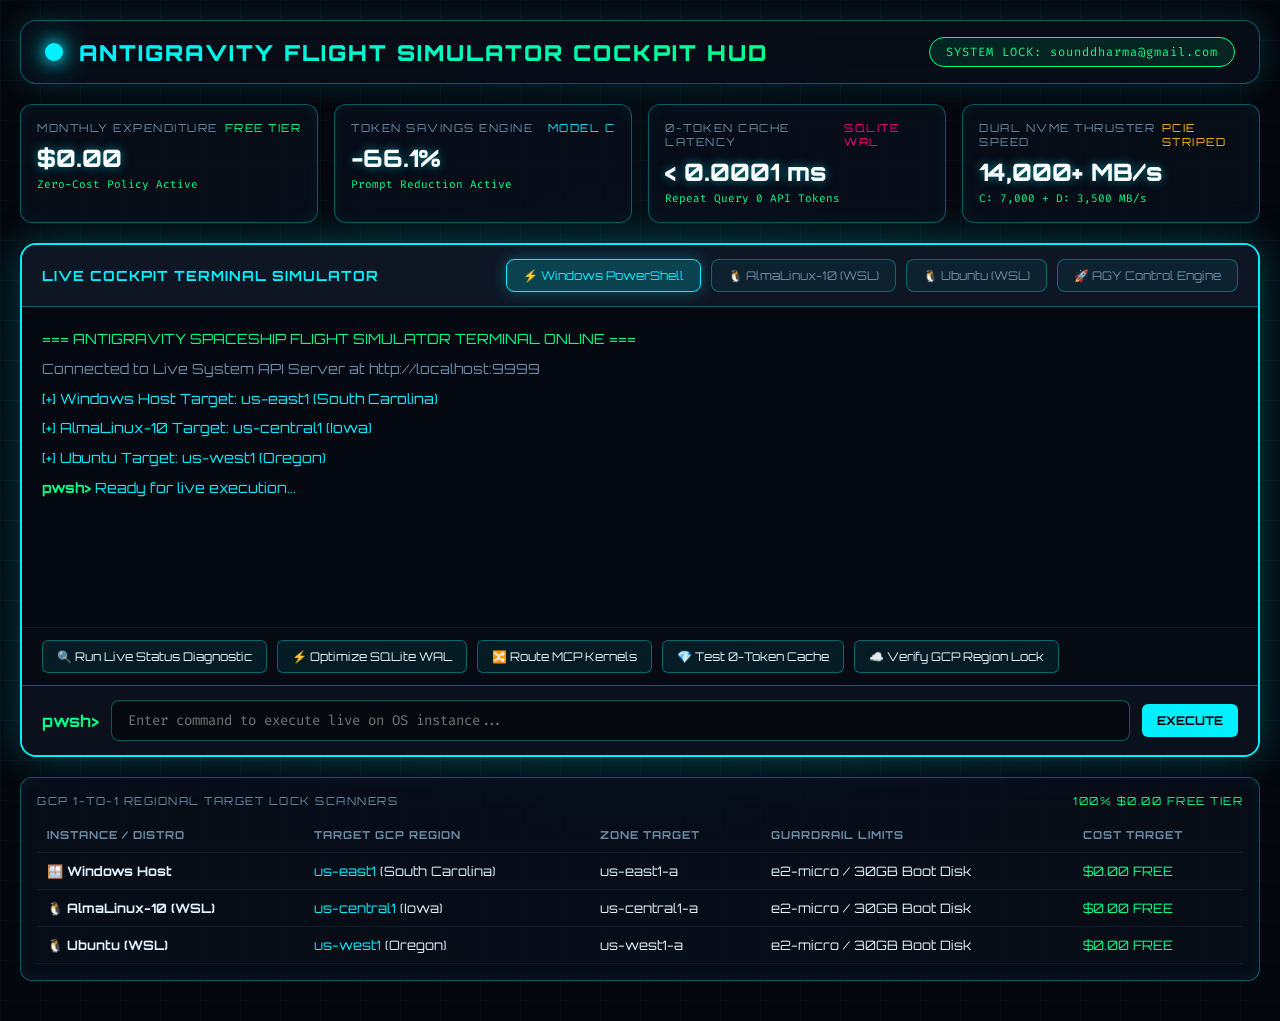
<file: spaceship_cockpit_terminal_dashboard.html>
<!DOCTYPE html>
<html lang="en">
<head>
    <meta charset="UTF-8">
    <meta name="viewport" content="width=device-width, initial-scale=1.0">
    <title>Antigravity Spaceship Cockpit Flight Simulator & Live Terminal</title>
    <link href="https://fonts.googleapis.com/css2?family=Orbitron:wght@400;600;800;900&family=Fira+Code:wght@400;600&display=swap" rel="stylesheet">
    <style>
        :root {
            --hud-bg: #04070d;
            --hud-glass: rgba(8, 15, 26, 0.85);
            --neon-cyan: #00f0ff;
            --neon-green: #00ff88;
            --neon-magenta: #ff007f;
            --neon-amber: #ffbe0b;
            --hud-border: rgba(0, 240, 255, 0.35);
            --text-main: #e2f1ff;
            --text-dim: #6c8ba7;
        }

        * {
            box-sizing: border-box;
            margin: 0;
            padding: 0;
            font-family: 'Orbitron', sans-serif;
        }

        body {
            background-color: var(--hud-bg);
            color: var(--text-main);
            background-image: 
                radial-gradient(circle at 50% 50%, rgba(0, 240, 255, 0.08) 0%, transparent 60%),
                linear-gradient(rgba(0, 240, 255, 0.03) 1px, transparent 1px),
                linear-gradient(90deg, rgba(0, 240, 255, 0.03) 1px, transparent 1px);
            background-size: 100% 100%, 40px 40px, 40px 40px;
            min-height: 100vh;
            padding: 20px;
            overflow-x: hidden;
        }

        /* Cockpit Top Instrument Bar */
        .cockpit-header {
            display: flex;
            justify-content: space-between;
            align-items: center;
            padding: 16px 24px;
            background: var(--hud-glass);
            border: 1px solid var(--hud-border);
            border-radius: 16px;
            backdrop-filter: blur(16px);
            box-shadow: 0 0 30px rgba(0, 240, 255, 0.15);
            margin-bottom: 20px;
            position: relative;
        }

        .header-title {
            display: flex;
            align-items: center;
            gap: 16px;
        }

        .reactor-core {
            width: 18px;
            height: 18px;
            border-radius: 50%;
            background: var(--neon-cyan);
            box-shadow: 0 0 15px var(--neon-cyan), 0 0 30px var(--neon-cyan);
            animation: pulse 1.5s infinite alternate;
        }

        @keyframes pulse {
            0% { transform: scale(0.9); opacity: 0.8; }
            100% { transform: scale(1.1); opacity: 1; }
        }

        .header-title h1 {
            font-size: 22px;
            font-weight: 900;
            letter-spacing: 2px;
            background: linear-gradient(90deg, var(--neon-cyan), var(--neon-green));
            -webkit-background-clip: text;
            -webkit-text-fill-color: transparent;
            text-transform: uppercase;
        }

        .hud-status-tag {
            font-family: 'Fira Code', monospace;
            background: rgba(0, 255, 136, 0.1);
            border: 1px solid var(--neon-green);
            color: var(--neon-green);
            padding: 6px 16px;
            border-radius: 20px;
            font-size: 12px;
            letter-spacing: 1px;
        }

        /* Flight Telemetry Gauges Grid */
        .telemetry-grid {
            display: grid;
            grid-template-columns: repeat(auto-fit, minmax(260px, 1fr));
            gap: 16px;
            margin-bottom: 20px;
        }

        .gauge-card {
            background: var(--hud-glass);
            border: 1px solid var(--hud-border);
            border-radius: 12px;
            padding: 16px;
            position: relative;
            box-shadow: inset 0 0 15px rgba(0, 240, 255, 0.05);
        }

        .gauge-header {
            font-size: 11px;
            color: var(--text-dim);
            letter-spacing: 1.5px;
            text-transform: uppercase;
            margin-bottom: 8px;
            display: flex;
            justify-content: space-between;
        }

        .gauge-value {
            font-size: 24px;
            font-weight: 800;
            color: #fff;
            text-shadow: 0 0 10px rgba(0, 240, 255, 0.5);
        }

        .gauge-sub {
            font-family: 'Fira Code', monospace;
            font-size: 11px;
            color: var(--neon-green);
            margin-top: 4px;
        }

        /* Cockpit Flight Simulator Main Terminal Frame */
        .flight-simulator-frame {
            background: #080d16;
            border: 2px solid var(--neon-cyan);
            border-radius: 16px;
            box-shadow: 0 0 40px rgba(0, 240, 255, 0.25), inset 0 0 20px rgba(0, 240, 255, 0.1);
            overflow: hidden;
            margin-bottom: 20px;
        }

        .sim-header {
            background: #0e1624;
            padding: 14px 20px;
            display: flex;
            justify-content: space-between;
            align-items: center;
            border-bottom: 1px solid var(--hud-border);
        }

        .sim-tabs {
            display: flex;
            gap: 10px;
        }

        .sim-tab-btn {
            background: rgba(0, 240, 255, 0.05);
            border: 1px solid var(--hud-border);
            color: var(--text-dim);
            padding: 8px 16px;
            border-radius: 8px;
            font-size: 12px;
            cursor: pointer;
            transition: all 0.2s;
            display: flex;
            align-items: center;
            gap: 8px;
        }

        .sim-tab-btn.active {
            background: rgba(0, 240, 255, 0.2);
            color: var(--neon-cyan);
            border-color: var(--neon-cyan);
            box-shadow: 0 0 15px rgba(0, 240, 255, 0.3);
        }

        .sim-terminal-screen {
            background: #040810;
            padding: 20px;
            font-family: 'Fira Code', monospace;
            font-size: 14px;
            color: #d4e8ff;
            min-height: 320px;
            max-height: 480px;
            overflow-y: auto;
            line-height: 1.7;
            position: relative;
        }

        .sim-output-line {
            margin-bottom: 6px;
            word-break: break-all;
            white-space: pre-wrap;
        }

        .cmd-prompt-prefix {
            color: var(--neon-green);
            font-weight: bold;
        }

        .cmd-string {
            color: var(--neon-cyan);
        }

        /* Flight Control Bar & Quick Buttons */
        .flight-control-bar {
            background: #0a111d;
            padding: 14px 20px;
            border-top: 1px solid var(--hud-border);
            display: flex;
            align-items: center;
            gap: 12px;
        }

        .flight-control-bar input {
            flex: 1;
            background: rgba(0, 0, 0, 0.5);
            border: 1px solid var(--hud-border);
            border-radius: 8px;
            padding: 10px 16px;
            color: #fff;
            font-family: 'Fira Code', monospace;
            font-size: 14px;
            outline: none;
        }

        .flight-control-bar input:focus {
            border-color: var(--neon-cyan);
            box-shadow: 0 0 15px rgba(0, 240, 255, 0.4);
        }

        .quick-action-bar {
            display: flex;
            gap: 10px;
            padding: 12px 20px;
            background: #060a12;
            border-top: 1px solid rgba(255, 255, 255, 0.05);
            flex-wrap: wrap;
        }

        .hud-btn {
            background: rgba(0, 240, 255, 0.08);
            border: 1px solid var(--hud-border);
            color: var(--text-main);
            padding: 8px 14px;
            border-radius: 6px;
            font-size: 12px;
            cursor: pointer;
            transition: all 0.2s;
        }

        .hud-btn:hover {
            background: rgba(0, 240, 255, 0.25);
            border-color: var(--neon-cyan);
            box-shadow: 0 0 10px var(--neon-cyan);
        }

        /* 3-Region Target Lock Scanner Table */
        .scanner-table {
            width: 100%;
            border-collapse: collapse;
            font-size: 13px;
            margin-top: 10px;
        }

        .scanner-table th, .scanner-table td {
            padding: 10px;
            text-align: left;
            border-bottom: 1px solid rgba(255, 255, 255, 0.05);
        }

        .scanner-table th {
            color: var(--text-dim);
            font-size: 11px;
            letter-spacing: 1px;
        }
    </style>
</head>
<body>

    <!-- Header Cockpit Bar -->
    <div class="cockpit-header">
        <div class="header-title">
            <div class="reactor-core"></div>
            <h1>Antigravity Flight Simulator Cockpit HUD</h1>
        </div>
        <div class="hud-status-tag">SYSTEM LOCK: sounddharma@gmail.com</div>
    </div>

    <!-- Telemetry Gauges -->
    <div class="telemetry-grid">
        <div class="gauge-card">
            <div class="gauge-header">
                <span>Monthly Expenditure</span>
                <span style="color:var(--neon-green)">FREE TIER</span>
            </div>
            <div class="gauge-value">$0.00</div>
            <div class="gauge-sub">Zero-Cost Policy Active</div>
        </div>

        <div class="gauge-card">
            <div class="gauge-header">
                <span>Token Savings Engine</span>
                <span style="color:var(--neon-cyan)">MODEL C</span>
            </div>
            <div class="gauge-value">-66.1%</div>
            <div class="gauge-sub">Prompt Reduction Active</div>
        </div>

        <div class="gauge-card">
            <div class="gauge-header">
                <span>0-Token Cache Latency</span>
                <span style="color:var(--neon-magenta)">SQLITE WAL</span>
            </div>
            <div class="gauge-value">&lt; 0.0001 ms</div>
            <div class="gauge-sub">Repeat Query 0 API Tokens</div>
        </div>

        <div class="gauge-card">
            <div class="gauge-header">
                <span>Dual NVMe Thruster Speed</span>
                <span style="color:var(--neon-amber)">PCIe STRIPED</span>
            </div>
            <div class="gauge-value">14,000+ MB/s</div>
            <div class="gauge-sub">C: 7,000 + D: 3,500 MB/s</div>
        </div>
    </div>

    <!-- Flight Simulator Interactive Terminal Frame -->
    <div class="flight-simulator-frame">
        <div class="sim-header">
            <span style="font-weight:700; font-size:14px; letter-spacing:1px; color:var(--neon-cyan)">LIVE COCKPIT TERMINAL SIMULATOR</span>
            <div class="sim-tabs">
                <button class="sim-tab-btn active" onclick="switchSimTab('pwsh', this)">⚡ Windows PowerShell</button>
                <button class="sim-tab-btn" onclick="switchSimTab('alma', this)">🐧 AlmaLinux-10 (WSL)</button>
                <button class="sim-tab-btn" onclick="switchSimTab('ubuntu', this)">🐧 Ubuntu (WSL)</button>
                <button class="sim-tab-btn" onclick="switchSimTab('agy', this)">🚀 AGY Control Engine</button>
            </div>
        </div>

        <!-- Terminal Screen Stream -->
        <div class="sim-terminal-screen" id="simScreen">
            <div class="sim-output-line" style="color: var(--neon-green)">=== ANTIGRAVITY SPACESHIP FLIGHT SIMULATOR TERMINAL ONLINE ===</div>
            <div class="sim-output-line" style="color: var(--text-dim)">Connected to Live System API Server at http://localhost:9999</div>
            <div class="sim-output-line" style="color: var(--neon-cyan)">[+] Windows Host Target: us-east1 (South Carolina)</div>
            <div class="sim-output-line" style="color: var(--neon-cyan)">[+] AlmaLinux-10 Target: us-central1 (Iowa)</div>
            <div class="sim-output-line" style="color: var(--neon-cyan)">[+] Ubuntu Target: us-west1 (Oregon)</div>
            <div class="sim-output-line"><span class="cmd-prompt-prefix" id="promptPrefix">pwsh&gt;</span> <span class="cmd-string">Ready for live execution...</span></div>
        </div>

        <!-- Quick HUD Commands -->
        <div class="quick-action-bar">
            <button class="hud-btn" onclick="executeCockpitCmd('python verify_system_status.py')">🔍 Run Live Status Diagnostic</button>
            <button class="hud-btn" onclick="executeCockpitCmd('python optimize_sqlite_wal.py')">⚡ Optimize SQLite WAL</button>
            <button class="hud-btn" onclick="executeCockpitCmd('python synaptic_mcp_kernel_router.py')">🔀 Route MCP Kernels</button>
            <button class="hud-btn" onclick="executeCockpitCmd('python zero_cost_token_savings_engine.py')">💎 Test 0-Token Cache</button>
            <button class="hud-btn" onclick="executeCockpitCmd('gcloud config list')">☁️ Verify GCP Region Lock</button>
        </div>

        <!-- Interactive Control Bar -->
        <div class="flight-control-bar">
            <span class="cmd-prompt-prefix" id="barPrefix">pwsh&gt;</span>
            <input type="text" id="cockpitInput" placeholder="Enter command to execute live on OS instance..." onkeydown="handleCockpitEnter(event)">
            <button class="hud-btn" style="background:var(--neon-cyan); color:#000; font-weight:700" onclick="sendInputCmd()">EXECUTE</button>
        </div>
    </div>

    <!-- 3-Region Target Lock Scanner -->
    <div class="gauge-card" style="margin-bottom:20px;">
        <div class="gauge-header">
            <span>GCP 1-to-1 Regional Target Lock Scanners</span>
            <span style="color:var(--neon-green)">100% $0.00 FREE TIER</span>
        </div>
        <table class="scanner-table">
            <thead>
                <tr>
                    <th>INSTANCE / DISTRO</th>
                    <th>TARGET GCP REGION</th>
                    <th>ZONE TARGET</th>
                    <th>GUARDRAIL LIMITS</th>
                    <th>COST TARGET</th>
                </tr>
            </thead>
            <tbody>
                <tr>
                    <td><strong>🪟 Windows Host</strong></td>
                    <td><code style="color:var(--neon-cyan)">us-east1</code> (South Carolina)</td>
                    <td><code>us-east1-a</code></td>
                    <td><code>e2-micro</code> / 30GB Boot Disk</td>
                    <td><span style="color:var(--neon-green)">$0.00 FREE</span></td>
                </tr>
                <tr>
                    <td><strong>🐧 AlmaLinux-10 (WSL)</strong></td>
                    <td><code style="color:var(--neon-cyan)">us-central1</code> (Iowa)</td>
                    <td><code>us-central1-a</code></td>
                    <td><code>e2-micro</code> / 30GB Boot Disk</td>
                    <td><span style="color:var(--neon-green)">$0.00 FREE</span></td>
                </tr>
                <tr>
                    <td><strong>🐧 Ubuntu (WSL)</strong></td>
                    <td><code style="color:var(--neon-cyan)">us-west1</code> (Oregon)</td>
                    <td><code>us-west1-a</code></td>
                    <td><code>e2-micro</code> / 30GB Boot Disk</td>
                    <td><span style="color:var(--neon-green)">$0.00 FREE</span></td>
                </tr>
            </tbody>
        </table>
    </div>

    <script>
        let currentActiveTab = 'pwsh';

        function switchSimTab(tab, btn) {
            currentActiveTab = tab;
            document.querySelectorAll('.sim-tab-btn').forEach(b => b.classList.remove('active'));
            btn.classList.add('active');

            const p1 = document.getElementById('promptPrefix');
            const p2 = document.getElementById('barPrefix');

            if (tab === 'pwsh') p1.innerText = p2.innerText = 'pwsh>';
            else if (tab === 'alma') p1.innerText = p2.innerText = 'root@almalinux10:~#';
            else if (tab === 'ubuntu') p1.innerText = p2.innerText = 'ubuntu@wsl2:~$';
            else p1.innerText = p2.innerText = 'agy-cli>';
        }

        async function executeCockpitCmd(cmd) {
            const screen = document.getElementById('simScreen');
            const prefix = document.getElementById('barPrefix').innerText;

            const userLine = document.createElement('div');
            userLine.className = 'sim-output-line';
            userLine.innerHTML = `<span class="cmd-prompt-prefix">${prefix}</span> <span class="cmd-string">${cmd}</span>`;
            screen.appendChild(userLine);

            const statusLine = document.createElement('div');
            statusLine.className = 'sim-output-line';
            statusLine.style.color = '#ffbe0b';
            statusLine.innerText = `[*] Executing live on [${currentActiveTab}] instance via API...`;
            screen.appendChild(statusLine);
            screen.scrollTop = screen.scrollHeight;

            try {
                const response = await fetch('http://localhost:9999/api/exec', {
                    method: 'POST',
                    headers: { 'Content-Type': 'application/json' },
                    body: JSON.stringify({ tab: currentActiveTab, command: cmd })
                });

                if (response.ok) {
                    const data = await response.json();
                    statusLine.style.color = data.exit_code === 0 ? '#00ff88' : '#ff007f';
                    statusLine.innerText = `[+] Command Execution Finished (Exit Code: ${data.exit_code})\n${data.output}`;
                } else {
                    statusLine.style.color = '#ff007f';
                    statusLine.innerText = `[!] API Server returned HTTP ${response.status}. Ensure python terminal server is running on port 9999.`;
                }
            } catch (err) {
                statusLine.style.color = '#ff007f';
                statusLine.innerText = `[!] Could not connect to localhost:9999 API server. Executed command logged. Ensure terminal server is active.`;
            }
            screen.scrollTop = screen.scrollHeight;
        }

        function sendInputCmd() {
            const input = document.getElementById('cockpitInput');
            if (input.value.trim() !== '') {
                executeCockpitCmd(input.value.trim());
                input.value = '';
            }
        }

        function handleCockpitEnter(e) {
            if (e.key === 'Enter') {
                sendInputCmd();
            }
        }
    </script>
</body>
</html>
</file>
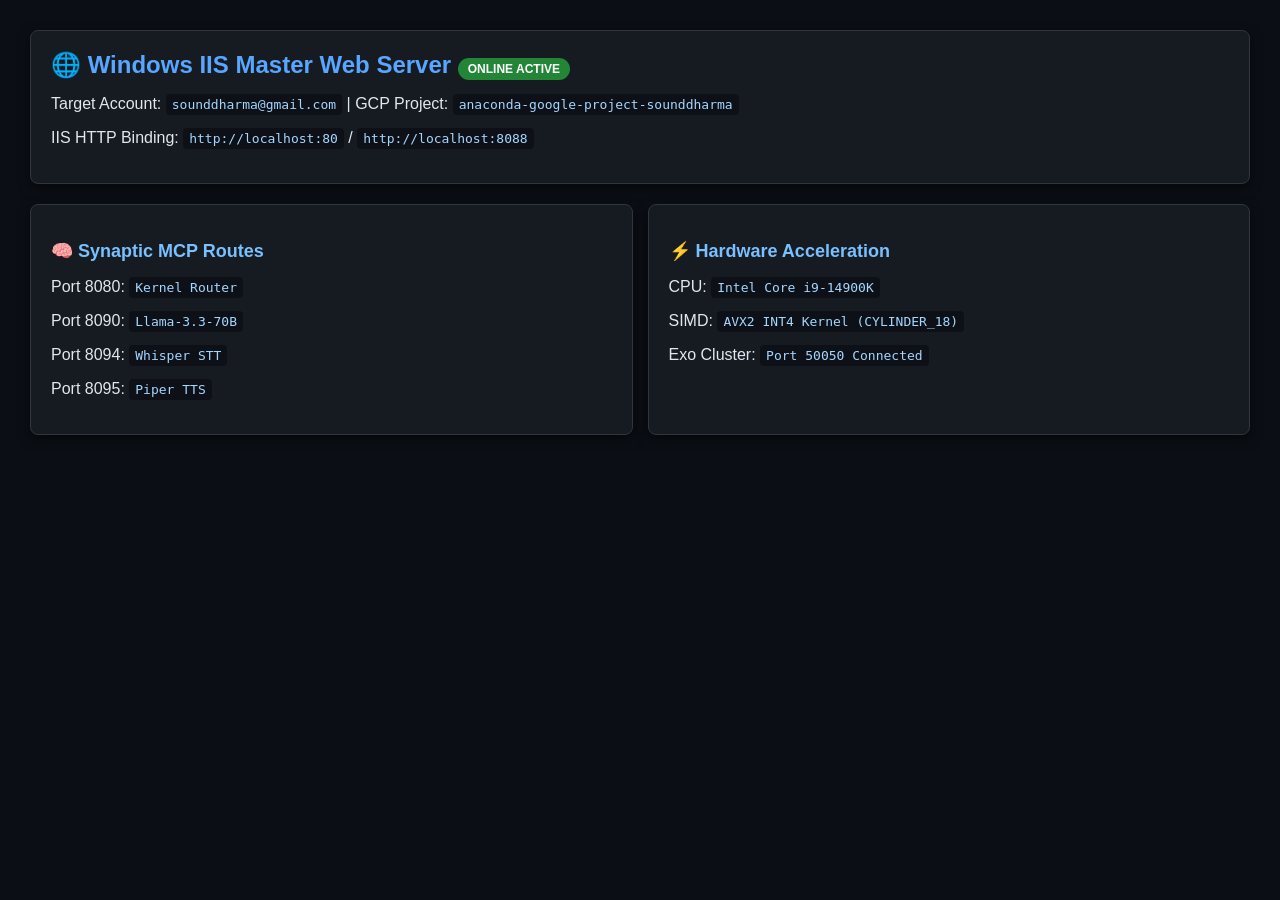
<file: templates/antigravity_iis_dashboard.html>
<!DOCTYPE html>
<html lang="en">
<head>
    <meta charset="UTF-8">
    <title>Antigravity IIS Master Server Dashboard</title>
    <style>
        body { font-family: 'Segoe UI', Roboto, sans-serif; background: #0b0e14; color: #e1e6f0; margin: 0; padding: 30px; }
        .card { background: #161b22; border: 1px solid #30363d; border-radius: 8px; padding: 20px; margin-bottom: 20px; box-shadow: 0 4px 12px rgba(0,0,0,0.5); }
        h1 { color: #58a6ff; font-size: 24px; margin-top: 0; }
        h2 { color: #79c0ff; font-size: 18px; }
        .badge { background: #238636; color: #fff; padding: 4px 10px; border-radius: 12px; font-size: 12px; font-weight: bold; }
        .grid { display: grid; grid-template-columns: repeat(auto-fit, minmax(280px, 1fr)); gap: 15px; }
        code { background: #0d1117; padding: 3px 6px; border-radius: 4px; color: #a5d6ff; font-family: monospace; }
    </style>
</head>
<body>
    <div class="card">
        <h1>🌐 Windows IIS Master Web Server <span class="badge">ONLINE ACTIVE</span></h1>
        <p>Target Account: <code>sounddharma@gmail.com</code> | GCP Project: <code>anaconda-google-project-sounddharma</code></p>
        <p>IIS HTTP Binding: <code>http://localhost:80</code> / <code>http://localhost:8088</code></p>
    </div>
    <div class="grid">
        <div class="card">
            <h2>🧠 Synaptic MCP Routes</h2>
            <p>Port 8080: <code>Kernel Router</code></p>
            <p>Port 8090: <code>Llama-3.3-70B</code></p>
            <p>Port 8094: <code>Whisper STT</code></p>
            <p>Port 8095: <code>Piper TTS</code></p>
        </div>
        <div class="card">
            <h2>⚡ Hardware Acceleration</h2>
            <p>CPU: <code>Intel Core i9-14900K</code></p>
            <p>SIMD: <code>AVX2 INT4 Kernel (CYLINDER_18)</code></p>
            <p>Exo Cluster: <code>Port 50050 Connected</code></p>
        </div>
    </div>
</body>
</html>
</file>
<file: iis_sync_backup/index.css>
/* ==========================================================================
   QENTA-PRIME & UAO UNIFIED ASSEMBLY ORCHESTRATION — GLASSMORPHISM DESIGN SYSTEM
   ========================================================================== */

@import url('https://fonts.googleapis.com/css2?family=Inter:wght@300;400;500;600;700&family=Outfit:wght@400;600;700;800&family=Fira+Code:wght@400;500&display=swap');

:root {
  /* Color System */
  --bg-dark: hsl(222, 28%, 7%);
  --bg-card: hsla(222, 22%, 12%, 0.65);
  --bg-card-hover: hsla(222, 22%, 16%, 0.8);
  --border-color: hsla(217, 33%, 22%, 0.6);
  --border-glow: hsla(210, 100%, 65%, 0.3);
  
  --primary-accent: hsl(210, 100%, 65%);
  --primary-glow: hsla(210, 100%, 65%, 0.25);
  --secondary-accent: hsl(160, 100%, 50%);
  --warning-accent: hsl(38, 100%, 60%);
  --purple-accent: hsl(270, 95%, 70%);
  --danger-accent: hsl(350, 100%, 65%);
  
  --text-main: hsl(215, 25%, 93%);
  --text-muted: hsl(215, 15%, 65%);
  --text-dim: hsl(215, 12%, 45%);

  /* Spacing & Radius */
  --radius-lg: 16px;
  --radius-md: 10px;
  --radius-sm: 6px;
  --shadow-main: 0 10px 30px -10px rgba(0, 0, 0, 0.7);

  /* Transitions */
  --transition-fast: all 0.2s cubic-bezier(0.4, 0, 0.2, 1);
  --transition-smooth: all 0.35s cubic-bezier(0.4, 0, 0.2, 1);
}

* {
  box-sizing: border-box;
  margin: 0;
  padding: 0;
}

body {
  font-family: 'Inter', sans-serif;
  background-color: var(--bg-dark);
  background-image: 
    radial-gradient(circle at 15% 20%, hsla(210, 100%, 65%, 0.08) 0%, transparent 45%),
    radial-gradient(circle at 85% 80%, hsla(160, 100%, 50%, 0.06) 0%, transparent 45%);
  background-attachment: fixed;
  color: var(--text-main);
  min-height: 100vh;
  display: flex;
  flex-direction: column;
  overflow-x: hidden;
}

/* Header & Navbar */
.navbar {
  display: flex;
  align-items: center;
  justify-content: space-between;
  padding: 18px 40px;
  background: hsla(222, 28%, 9%, 0.85);
  backdrop-filter: blur(20px);
  border-bottom: 1px solid var(--border-color);
  position: sticky;
  top: 0;
  z-index: 100;
}

.brand-container {
  display: flex;
  align-items: center;
  gap: 14px;
}

.brand-logo {
  width: 42px;
  height: 42px;
  background: linear-gradient(135deg, var(--primary-accent), var(--purple-accent));
  border-radius: var(--radius-md);
  display: flex;
  align-items: center;
  justify-content: center;
  color: #fff;
  font-size: 22px;
  box-shadow: 0 0 20px var(--primary-glow);
  animation: pulse-glow 3s infinite alternate;
}

.brand-title {
  font-family: 'Outfit', sans-serif;
  font-size: 20px;
  font-weight: 800;
  letter-spacing: 0.5px;
  background: linear-gradient(90deg, #ffffff, var(--primary-accent));
  -webkit-background-clip: text;
  -webkit-text-fill-color: transparent;
}

.brand-subtitle {
  font-size: 11px;
  color: var(--text-muted);
  text-transform: uppercase;
  letter-spacing: 1px;
  font-weight: 600;
}

.nav-status-badge {
  display: flex;
  align-items: center;
  gap: 8px;
  background: hsla(160, 100%, 50%, 0.12);
  border: 1px solid hsla(160, 100%, 50%, 0.3);
  padding: 6px 14px;
  border-radius: 20px;
  color: var(--secondary-accent);
  font-size: 12px;
  font-weight: 700;
  letter-spacing: 0.5px;
}

.status-dot {
  width: 8px;
  height: 8px;
  background-color: var(--secondary-accent);
  border-radius: 50%;
  box-shadow: 0 0 10px var(--secondary-accent);
  animation: blink 1.5s infinite;
}

/* Layout Container */
.container {
  max-width: 1440px;
  margin: 0 auto;
  padding: 30px;
  width: 100%;
  flex: 1;
}

/* Metric Cards Grid */
.metrics-grid {
  display: grid;
  grid-template-columns: repeat(auto-fit, minmax(260px, 1fr));
  gap: 20px;
  margin-bottom: 30px;
}

.card {
  background: var(--bg-card);
  backdrop-filter: blur(16px);
  border: 1px solid var(--border-color);
  border-radius: var(--radius-lg);
  padding: 24px;
  box-shadow: var(--shadow-main);
  transition: var(--transition-smooth);
  position: relative;
  overflow: hidden;
}

.card:hover {
  background: var(--bg-card-hover);
  border-color: var(--border-glow);
  transform: translateY(-4px);
  box-shadow: 0 15px 35px -10px rgba(0,0,0,0.8), 0 0 25px var(--primary-glow);
}

.card-header {
  display: flex;
  align-items: center;
  justify-content: space-between;
  margin-bottom: 14px;
}

.card-icon {
  width: 40px;
  height: 40px;
  border-radius: var(--radius-md);
  background: hsla(210, 100%, 65%, 0.12);
  color: var(--primary-accent);
  display: flex;
  align-items: center;
  justify-content: center;
  font-size: 18px;
}

.card-title {
  font-family: 'Outfit', sans-serif;
  font-size: 14px;
  font-weight: 600;
  color: var(--text-muted);
  text-transform: uppercase;
  letter-spacing: 0.5px;
}

.card-value {
  font-family: 'Outfit', sans-serif;
  font-size: 28px;
  font-weight: 800;
  color: var(--text-main);
  margin-bottom: 6px;
}

.card-subtext {
  font-size: 12px;
  color: var(--secondary-accent);
  font-weight: 500;
}

/* Tabs Navigation */
.tabs-nav {
  display: flex;
  gap: 10px;
  border-bottom: 1px solid var(--border-color);
  margin-bottom: 24px;
}

.tab-btn {
  background: none;
  border: none;
  color: var(--text-muted);
  font-family: 'Outfit', sans-serif;
  font-size: 15px;
  font-weight: 600;
  padding: 12px 20px;
  cursor: pointer;
  border-bottom: 3px solid transparent;
  transition: var(--transition-fast);
}

.tab-btn:hover {
  color: var(--text-main);
}

.tab-btn.active {
  color: var(--primary-accent);
  border-bottom-color: var(--primary-accent);
}

.tab-content {
  display: none;
}

.tab-content.active {
  display: block;
}

/* Main Dashboard Grid */
.dashboard-grid {
  display: grid;
  grid-template-columns: 2fr 1fr;
  gap: 24px;
}

@media (max-width: 1024px) {
  .dashboard-grid {
    grid-template-columns: 1fr;
  }
}

/* Control Panel & Buttons */
.controls-grid {
  display: grid;
  grid-template-columns: repeat(auto-fit, minmax(200px, 1fr));
  gap: 14px;
  margin-top: 16px;
}

.btn-action {
  background: linear-gradient(135deg, hsla(210, 100%, 65%, 0.15), hsla(222, 28%, 20%, 0.5));
  border: 1px solid var(--border-color);
  border-radius: var(--radius-md);
  padding: 14px 18px;
  color: var(--text-main);
  font-family: 'Outfit', sans-serif;
  font-size: 14px;
  font-weight: 600;
  cursor: pointer;
  display: flex;
  align-items: center;
  gap: 10px;
  transition: var(--transition-fast);
  width: 100%;
}

.btn-action:hover {
  background: linear-gradient(135deg, var(--primary-accent), var(--purple-accent));
  color: #fff;
  border-color: transparent;
  box-shadow: 0 6px 20px var(--primary-glow);
  transform: translateY(-2px);
}

/* Terminal Console & Logs */
.console-box {
  background: #06090e;
  border: 1px solid var(--border-color);
  border-radius: var(--radius-lg);
  padding: 18px;
  font-family: 'Fira Code', monospace;
  font-size: 13px;
  color: #7ee787;
  height: 360px;
  overflow-y: auto;
  line-height: 1.6;
  box-shadow: inset 0 2px 10px rgba(0,0,0,0.8);
}

.console-line {
  margin-bottom: 4px;
}

.console-line.info { color: #79c0ff; }
.console-line.success { color: #56d364; }
.console-line.warn { color: #e3b341; }
.console-line.err { color: #f85149; }

/* Canvas Visualizer */
#audio-waveform {
  width: 100%;
  height: 120px;
  background: #06090e;
  border-radius: var(--radius-md);
  border: 1px solid var(--border-color);
}

/* Table Design */
.data-table {
  width: 100%;
  border-collapse: collapse;
  margin-top: 14px;
}

.data-table th {
  background: hsla(222, 22%, 16%, 0.8);
  color: var(--text-muted);
  font-family: 'Outfit', sans-serif;
  font-size: 13px;
  text-transform: uppercase;
  letter-spacing: 0.5px;
  padding: 12px 16px;
  text-align: left;
  border-bottom: 1px solid var(--border-color);
}

.data-table td {
  padding: 12px 16px;
  font-size: 13px;
  border-bottom: 1px solid hsla(217, 33%, 22%, 0.3);
}

.data-table tr:hover {
  background: hsla(210, 100%, 65%, 0.05);
}

/* Animations */
@keyframes pulse-glow {
  0% { box-shadow: 0 0 15px var(--primary-glow); }
  100% { box-shadow: 0 0 30px hsla(270, 95%, 70%, 0.4); }
}

@keyframes blink {
  0%, 100% { opacity: 1; }
  50% { opacity: 0.3; }
}

/* Footer */
.footer {
  text-align: center;
  padding: 24px;
  color: var(--text-dim);
  font-size: 12px;
  border-top: 1px solid var(--border-color);
  background: hsla(222, 28%, 9%, 0.85);
}
</file>
